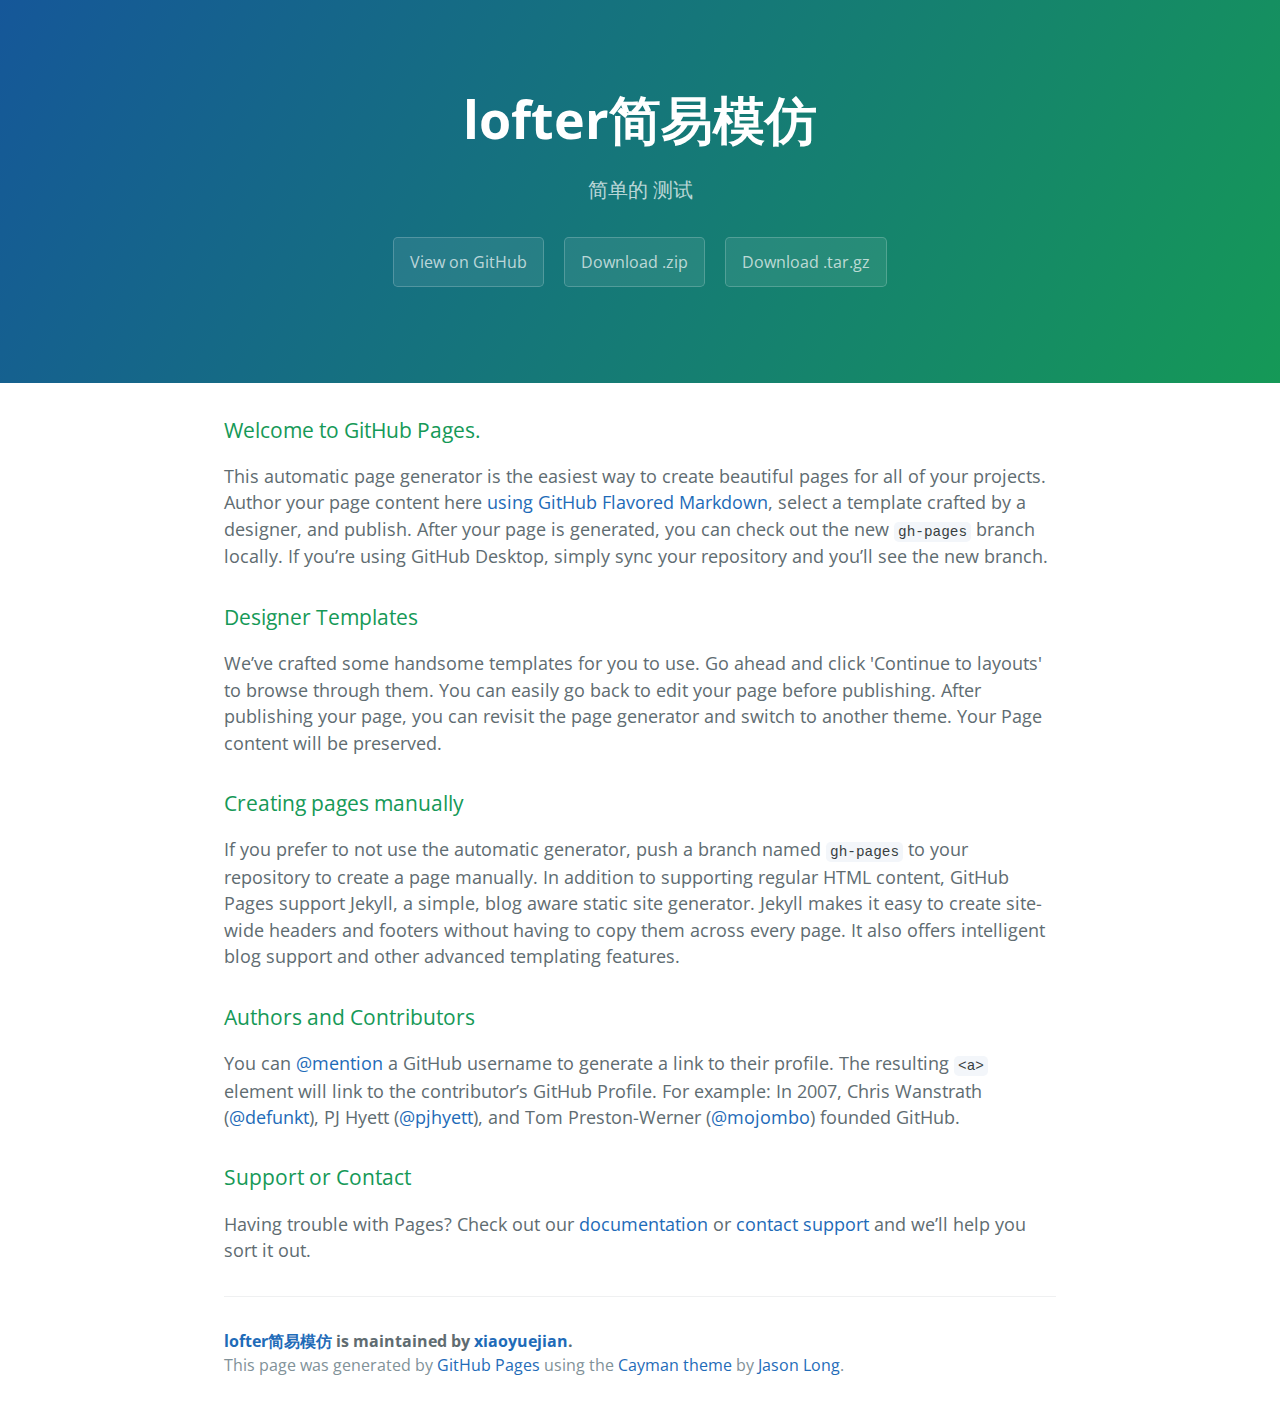
<file: index.html>
<!DOCTYPE html>
<html lang="en-us">
  <head>
    <meta charset="UTF-8">
    <title>lofter简易模仿 by xiaoyuejian</title>
    <meta name="viewport" content="width=device-width, initial-scale=1">
    <link rel="stylesheet" type="text/css" href="stylesheets/normalize.css" media="screen">
    <link href='https://fonts.googleapis.com/css?family=Open+Sans:400,700' rel='stylesheet' type='text/css'>
    <link rel="stylesheet" type="text/css" href="stylesheets/stylesheet.css" media="screen">
    <link rel="stylesheet" type="text/css" href="stylesheets/github-light.css" media="screen">
  </head>
  <body>
    <section class="page-header">
      <h1 class="project-name">lofter简易模仿</h1>
      <h2 class="project-tagline">简单的 测试</h2>
      <a href="https://github.com/xiaoyuejian/myLofter" class="btn">View on GitHub</a>
      <a href="https://github.com/xiaoyuejian/myLofter/zipball/master" class="btn">Download .zip</a>
      <a href="https://github.com/xiaoyuejian/myLofter/tarball/master" class="btn">Download .tar.gz</a>
    </section>

    <section class="main-content">
      <h3>
<a id="welcome-to-github-pages" class="anchor" href="#welcome-to-github-pages" aria-hidden="true"><span class="octicon octicon-link"></span></a>Welcome to GitHub Pages.</h3>

<p>This automatic page generator is the easiest way to create beautiful pages for all of your projects. Author your page content here <a href="https://guides.github.com/features/mastering-markdown/">using GitHub Flavored Markdown</a>, select a template crafted by a designer, and publish. After your page is generated, you can check out the new <code>gh-pages</code> branch locally. If you’re using GitHub Desktop, simply sync your repository and you’ll see the new branch.</p>

<h3>
<a id="designer-templates" class="anchor" href="#designer-templates" aria-hidden="true"><span class="octicon octicon-link"></span></a>Designer Templates</h3>

<p>We’ve crafted some handsome templates for you to use. Go ahead and click 'Continue to layouts' to browse through them. You can easily go back to edit your page before publishing. After publishing your page, you can revisit the page generator and switch to another theme. Your Page content will be preserved.</p>

<h3>
<a id="creating-pages-manually" class="anchor" href="#creating-pages-manually" aria-hidden="true"><span class="octicon octicon-link"></span></a>Creating pages manually</h3>

<p>If you prefer to not use the automatic generator, push a branch named <code>gh-pages</code> to your repository to create a page manually. In addition to supporting regular HTML content, GitHub Pages support Jekyll, a simple, blog aware static site generator. Jekyll makes it easy to create site-wide headers and footers without having to copy them across every page. It also offers intelligent blog support and other advanced templating features.</p>

<h3>
<a id="authors-and-contributors" class="anchor" href="#authors-and-contributors" aria-hidden="true"><span class="octicon octicon-link"></span></a>Authors and Contributors</h3>

<p>You can <a href="https://github.com/blog/821" class="user-mention">@mention</a> a GitHub username to generate a link to their profile. The resulting <code>&lt;a&gt;</code> element will link to the contributor’s GitHub Profile. For example: In 2007, Chris Wanstrath (<a href="https://github.com/defunkt" class="user-mention">@defunkt</a>), PJ Hyett (<a href="https://github.com/pjhyett" class="user-mention">@pjhyett</a>), and Tom Preston-Werner (<a href="https://github.com/mojombo" class="user-mention">@mojombo</a>) founded GitHub.</p>

<h3>
<a id="support-or-contact" class="anchor" href="#support-or-contact" aria-hidden="true"><span class="octicon octicon-link"></span></a>Support or Contact</h3>

<p>Having trouble with Pages? Check out our <a href="https://help.github.com/pages">documentation</a> or <a href="https://github.com/contact">contact support</a> and we’ll help you sort it out.</p>

      <footer class="site-footer">
        <span class="site-footer-owner"><a href="https://github.com/xiaoyuejian/myLofter">lofter简易模仿</a> is maintained by <a href="https://github.com/xiaoyuejian">xiaoyuejian</a>.</span>

        <span class="site-footer-credits">This page was generated by <a href="https://pages.github.com">GitHub Pages</a> using the <a href="https://github.com/jasonlong/cayman-theme">Cayman theme</a> by <a href="https://twitter.com/jasonlong">Jason Long</a>.</span>
      </footer>

    </section>

            <script type="text/javascript">
            var gaJsHost = (("https:" == document.location.protocol) ? "https://ssl." : "http://www.");
            document.write(unescape("%3Cscript src='" + gaJsHost + "google-analytics.com/ga.js' type='text/javascript'%3E%3C/script%3E"));
          </script>
          <script type="text/javascript">
            try {
              var pageTracker = _gat._getTracker("lofter简易模仿");
            pageTracker._trackPageview();
            } catch(err) {}
          </script>

  </body>
</html>
</file>
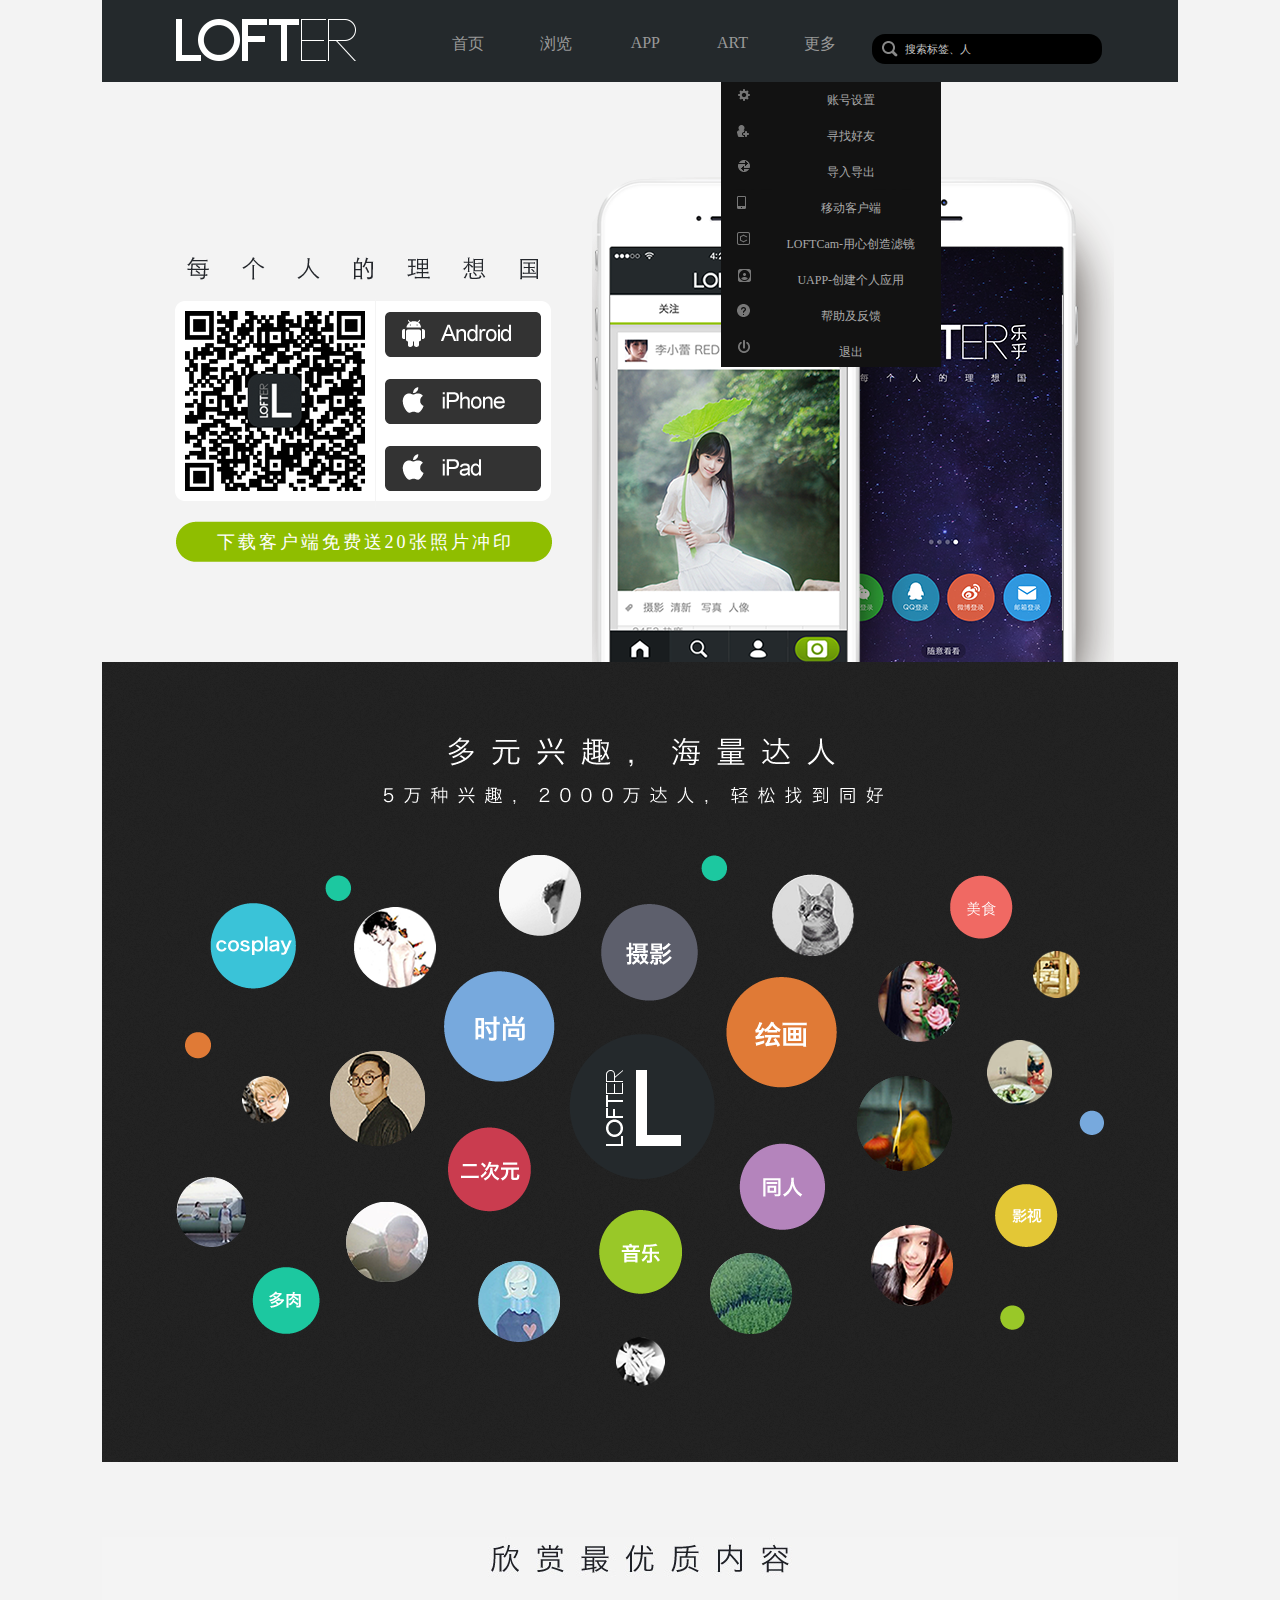
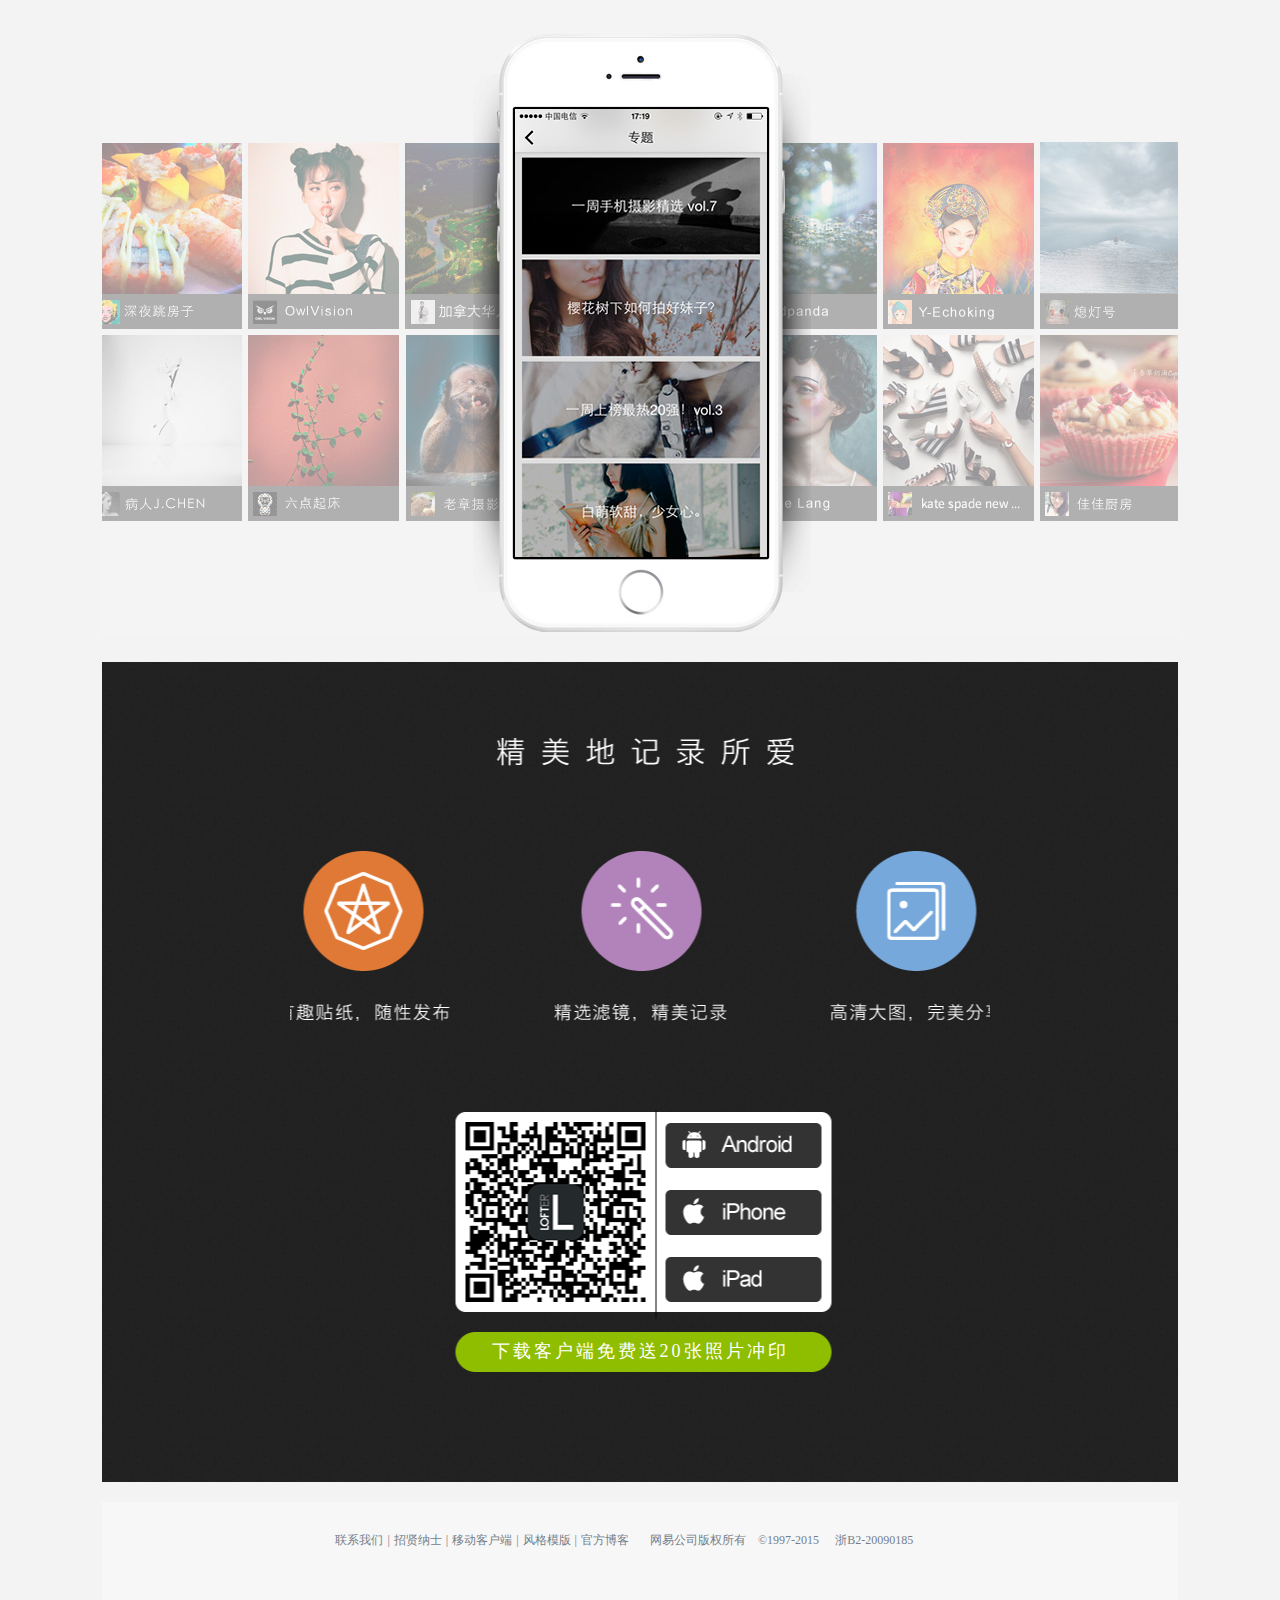
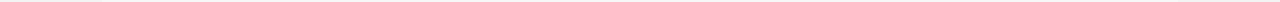
<file: app.html>
<!DOCTYPE html>
<html lang="en">
<head>
	<meta charset="UTF-8">
	<title>LOFTER(乐乎) - 每个人的理想国</title>
	<script  type="text/javascript">
	</script>
	<script src="jQuery/jquery-2.1.1.min.js"></script>
	<script type="text/javascript">
		var jq = $.noConflict();
		jq(document).ready(function(){	
		});
	</script>
	<link rel="stylesheet" type="text/css" href="style/main.css" />
	<link rel="stylesheet" type="text/css" href="style/app.css" />
	<link rel="stylesheet" type="text/css" href="style/lofter.css" />
</head>
<body>
<div id="container">
	<div id="page_top">
		<a id="page_top_logo" href="#"></a>
		<div id="page_top_nav">
			<div id="top_nav_mid">
				<a id="top_nav_shouye" href="#">首页</a>
				<a id="top_nav_liulan" href="./liulan.html">浏览</a>
				<a id="top_nav_app" href="./app.html">APP</a>
				<a id="top_nav_art"href="./art.html">ART</a>
				<a id="top_nav_gengduo" href="#">更多</a>
			</div>
			<div id="page_gengduo">
				<a class="gengduo_a" id="gengduo_01" href="#">账号设置</a>
				<a class="gengduo_a" id="gengduo_02" href="#">寻找好友</a>
				<a class="gengduo_a" id="gengduo_03" href="#">导入导出</a>
				<a class="gengduo_a" id="gengduo_04" href="#">移动客户端</a>
				<a class="gengduo_a" id="gengduo_05" href="#">LOFTCam-用心创造滤镜</a>
				<a class="gengduo_a" id="gengduo_06" href="#">UAPP-创建个人应用</a>
				<a class="gengduo_a" id="gengduo_07" href="#">帮助及反馈</a>
				<a class="gengduo_a" id="gengduo_08" href="#">退出</a>
			</div>
			<div id="nav_search">
				<form name="nav_sousuo" action="#">
					<a href="#"></a>
					<input type="text" value="搜索标签、人" />
				</form>
			</div>
		</div>
	</div>
	<div id="app_main">
		<div id="app_01">
			<div id="app_left">
				<a href="www.lofter.com/rsc/android/lofter.apk?act=qbapppageviewtj_20150114_04" class="btn_01"></a>
				<a href="https://itunes.apple.com/cn/app/id494514224?mt=8&act=qbapppageviewtj_20150114_02" class="btn_02"></a>
				<a href="https://itunes.apple.com/cn/app/lofter-wang-yi-qing-bo-ke/id629778124?act=qbapppageviewtj_20150114_03" class="btn_03"></a>
				<span class="btn_04">下载客户端免费送20张照片冲印</span>
			</div>
			<div id="app_right"></div>
		</div>
		<div class="app_img">
			<div id="app_02"></div>
		</div>
		<div id="app_03"></div>
		<div class="app_img">
			<div id="app_04">
				<a href="www.lofter.com/rsc/android/lofter.apk?act=qbapppageviewtj_20150114_04" class="btn_01"></a>
				<a href="https://itunes.apple.com/cn/app/id494514224?mt=8&act=qbapppageviewtj_20150114_02" class="btn_02"></a>
				<a href="https://itunes.apple.com/cn/app/lofter-wang-yi-qing-bo-ke/id629778124?act=qbapppageviewtj_20150114_03" class="btn_03"></a>
				<span class="btn_04">下载客户端免费送20张照片冲印</span>
			</div>
		</div>
	</div>
	<div id="foot">
		<div id="foot_left">
			<a href="#" target="_blank">联系我们</a>
			<span>|</span>
			<a href="#" target="_blank">招贤纳士</a>
			<span>|</span>
			<a href="#" target="_blank">移动客户端</a>
			<span>|</span>
			<a href="#" target="_blank">风格模版</a>
			<span>|</span>
			<a href="#" target="_blank">官方博客</a>
		</div>
		<div id="foot_right">
			<span>网易公司版权所有　©1997-2015　</span>
			<a href="#" target="_blank">浙B2-20090185</a>
		</div>
	</div>
</div>
</body>

</html>
</file>
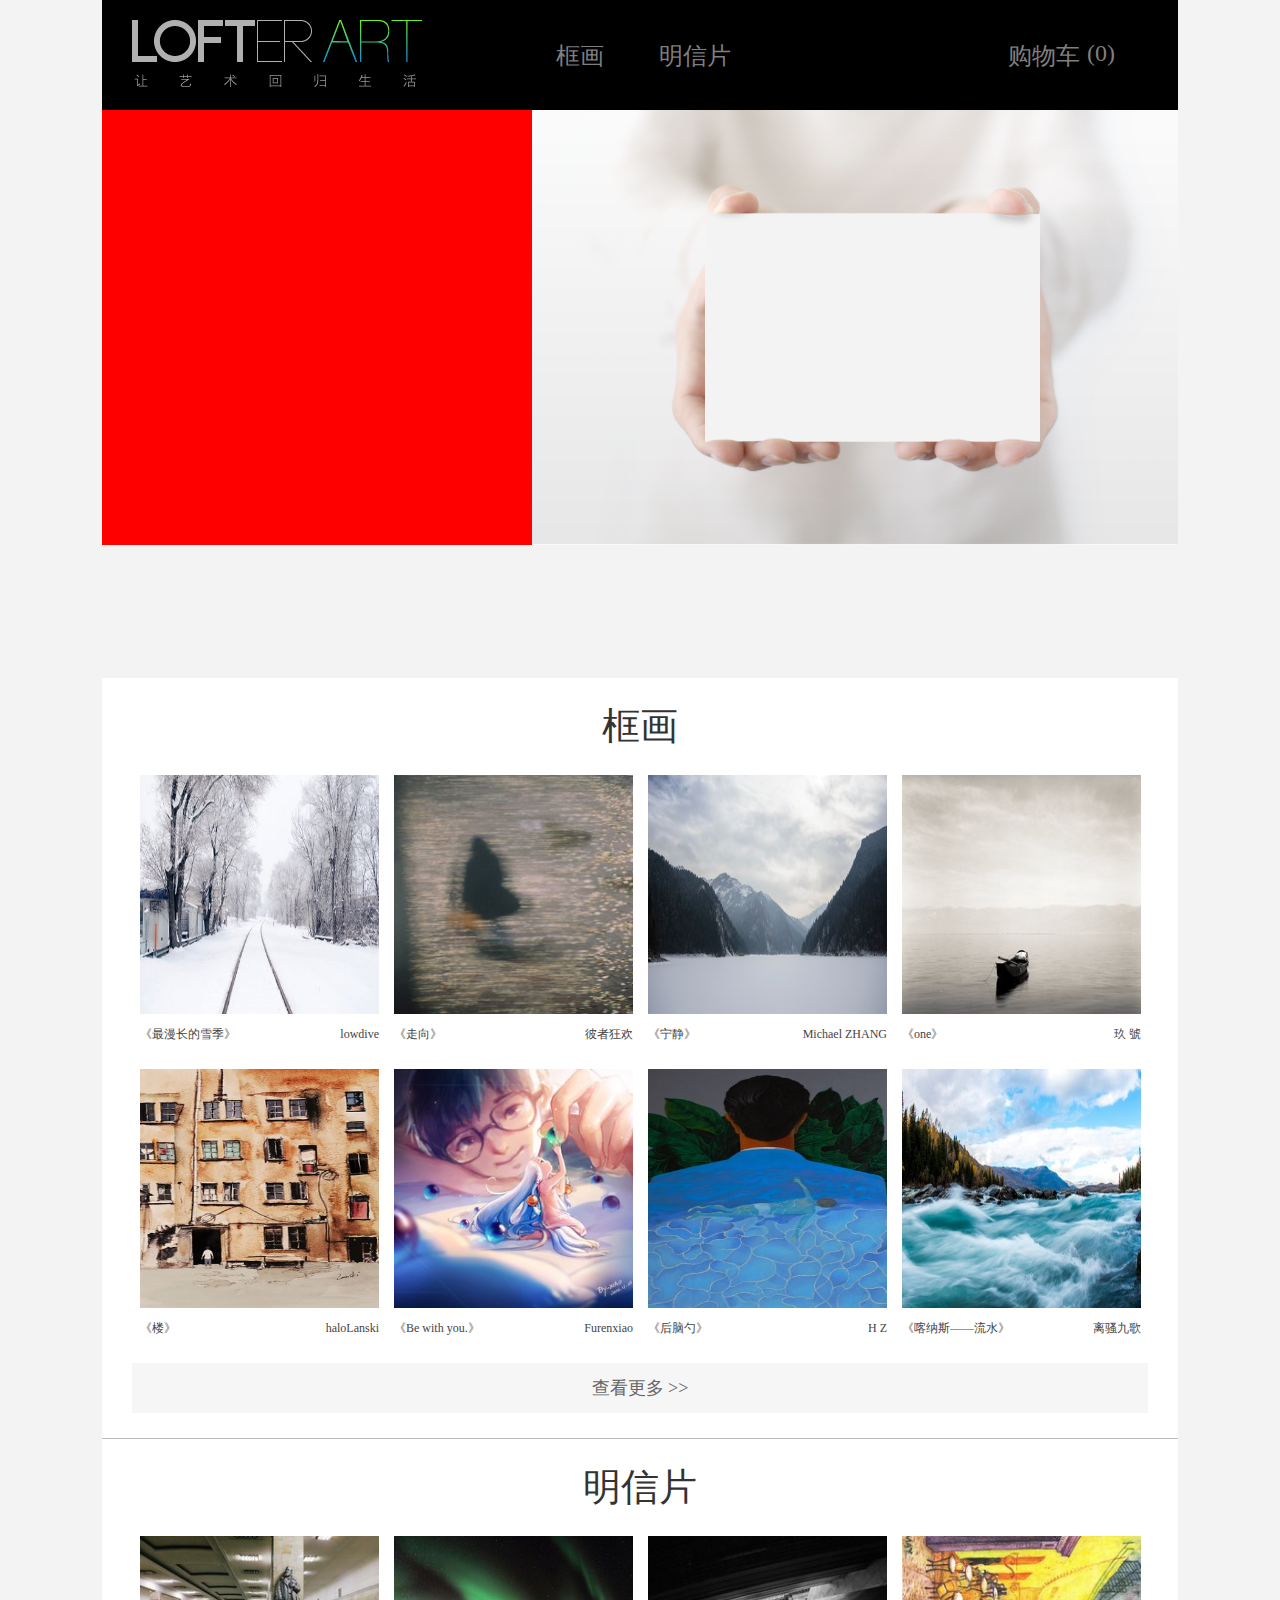
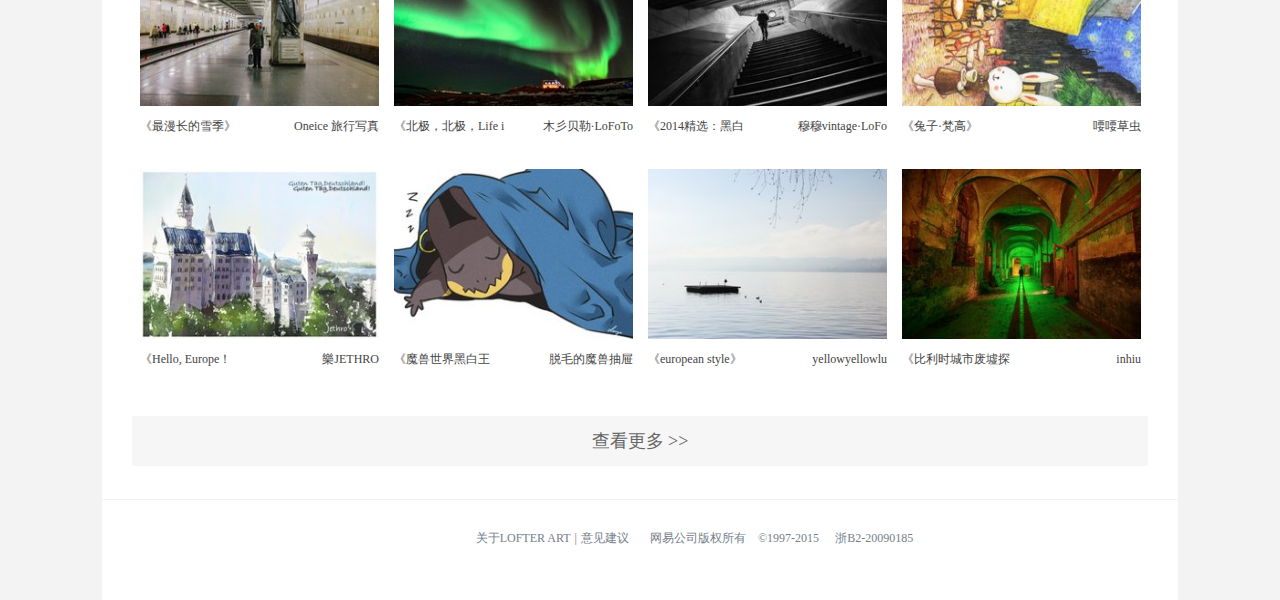
<file: art.html>
<!DOCTYPE html>
<html lang="en">
<head>
	<meta charset="UTF-8">
	<title>LOFTER(乐乎) - 每个人的理想国</title>
	<script  type="text/javascript">
	</script>
	<script src="jQuery/jquery-2.1.1.min.js"></script>
	<script type="text/javascript">
		var jq = $.noConflict();
		jq(document).ready(function(){	
		});
	</script>
	<link rel="stylesheet" type="text/css" href="style/main.css" />
	<link rel="stylesheet" type="text/css" href="style/art.css" />
	<link rel="stylesheet" type="text/css" href="style/lofter.css" />
</head>
<body>
<div id="container">
	<div id="art_top">
		<a id="art_top_logo" href="#"></a>
		<div id="art_top_nav">
			<div class="art_nav_mid">
				<a class="art_nav" href="#">框画</a>
				<a class="art_nav" href="#">明信片</a>
			</div>
			<div class="art_nav_right">
				<a class="art_nav" id="art_nav_gouwuche" href="#">购物车
					<span id="gouwuche_num">(0)</span>
				</a>
			</div>
		</div>
	</div>
	<div class="art_canv">
		<div class="art_canv_left"></div>
		<div class="art_canv_right"></div>
	</div>
	<div id="art_main">
		<div class="art_main_div">
			<div class="art_main_title">
				<h1>框画</h1>
			</div>
			<div class="art_main_con_kuanghua">
				<div class="art_con_kuanghua">
					<a class="art_con_img_kuanghua" id="art_con_img_1" href="#"></a>
					<a class="art_con_zuopin" id="kuanghua_zuopin_1" href="#">《最漫长的雪季》</a>
					<a class="art_con_author" id="kuanghua_author_1"  href="#">lowdive</a>
				</div>
				<div class="art_con_kuanghua">
					<a class="art_con_img_kuanghua" id="art_con_img_2" href="#"></a>
					<a class="art_con_zuopin" id="kuanghua_zuopin_2" href="#">《走向》</a>
					<a class="art_con_author" id="kuanghua_author_2"  href="#">彼者狂欢</a>
				</div>
				<div class="art_con_kuanghua">
					<a class="art_con_img_kuanghua" id="art_con_img_3" href="#"></a>
					<a class="art_con_zuopin" id="kuanghua_zuopin_3" href="#">《宁静》</a>
					<a class="art_con_author" id="kuanghua_author_3"  href="#">Michael ZHANG</a>
				</div>
				<div class="art_con_kuanghua">
					<a class="art_con_img_kuanghua" id="art_con_img_4" href="#"></a>
					<a class="art_con_zuopin" id="kuanghua_zuopin_4" href="#">《one》</a>
					<a class="art_con_author" id="kuanghua_author_4"  href="#">玖 號</a>
				</div>
				<div class="art_con_kuanghua">
					<a class="art_con_img_kuanghua" id="art_con_img_5" href="#"></a>
					<a class="art_con_zuopin" id="kuanghua_zuopin_5" href="#">《楼》</a>
					<a class="art_con_author" id="kuanghua_author_5"  href="#">haloLanski</a>
				</div>
				<div class="art_con_kuanghua">
					<a class="art_con_img_kuanghua" id="art_con_img_6" href="#"></a>
					<a class="art_con_zuopin" id="kuanghua_zuopin_6" href="#">《Be with you.》</a>
					<a class="art_con_author" id="kuanghua_author_6"  href="#">Furenxiao</a>
				</div>
				<div class="art_con_kuanghua">
					<a class="art_con_img_kuanghua" id="art_con_img_7" href="#"></a>
					<a class="art_con_zuopin" id="kuanghua_zuopin_7" href="#">《后脑勺》</a>
					<a class="art_con_author" id="kuanghua_author_7"  href="#">H Z</a>
				</div>
				<div class="art_con_kuanghua">
					<a class="art_con_img_kuanghua" id="art_con_img_8" href="#"></a>
					<a class="art_con_zuopin" id="kuanghua_zuopin_8" href="#">《喀纳斯——流水》</a>
					<a class="art_con_author" id="kuanghua_author_8"  href="#">离骚九歌</a>
				</div>
			</div>
			<div class="art_main_other">
				<a  class="art_other_a" href="#">查看更多 &gt;&gt;</a>
			</div>
		</div>
		<div class="art_main_div_card">
			<div class="art_main_title">
				<h1>明信片</h1>
			</div>
			<div class="art_main_con">
				<div class="art_con">
					<a class="art_con_img" id="art_con_img_01" href="#"></a>
					<a class="art_con_zuopin" id="card_zuopin_01" href="#">《最漫长的雪季》</a>
					<a class="art_con_author" id="card_author_01"  href="#">Oneice 旅行写真</a>
				</div>
				<div class="art_con">
					<a class="art_con_img" id="art_con_img_02" href="#"></a>
					<a class="art_con_zuopin" id="card_zuopin_02" href="#">《北极，北极，Life i</a>
					<a class="art_con_author" id="card_author_02"  href="#">木彡贝勒·LoFoTo</a>
				</div>
				<div class="art_con">
					<a class="art_con_img" id="art_con_img_03" href="#"></a>
					<a class="art_con_zuopin" id="card_zuopin_03" href="#">《2014精选：黑白 </a>
					<a class="art_con_author" id="card_author_03"  href="#">穆穆vintage·LoFo</a>
				</div>
				<div class="art_con">
					<a class="art_con_img" id="art_con_img_04" href="#"></a>
					<a class="art_con_zuopin" id="card_zuopin_04" href="#">《兔子·梵高》</a>
					<a class="art_con_author" id="card_author_04"  href="#">喓喓草虫</a>
				</div>
				<div class="art_con">
					<a class="art_con_img" id="art_con_img_05" href="#"></a>
					<a class="art_con_zuopin" id="card_zuopin_05" href="#">《Hello, Europe！</a>
					<a class="art_con_author" id="card_author_05"  href="#">樂JETHRO</a>
				</div>
				<div class="art_con">
					<a class="art_con_img" id="art_con_img_06" href="#"></a>
					<a class="art_con_zuopin" id="card_zuopin_06" href="#">《魔兽世界黑白王</a>
					<a class="art_con_author" id="card_author_06"  href="#">脱毛的魔兽抽屉</a>
				</div>
				<div class="art_con">
					<a class="art_con_img" id="art_con_img_07" href="#"></a>
					<a class="art_con_zuopin" id="card_zuopin_07" href="#">《european style》</a>
					<a class="art_con_author" id="card_author_07"  href="#">yellowyellowlu</a>
				</div>
				<div class="art_con">
					<a class="art_con_img" id="art_con_img_08" href="#"></a>
					<a class="art_con_zuopin" id="card_zuopin_08" href="#">《比利时城市废墟探</a>
					<a class="art_con_author" id="card_author_08"  href="#">inhiu</a>
				</div>
			</div>
			<div class="art_main_other">
				<a  class="art_other_a" href="#">查看更多 &gt;&gt;</a>
			</div>
		</div>
	</div>
	<div id="art_foot">
		<div id="art_foot_left">
			<a href="#" target="_blank">关于LOFTER ART</a>
			<span>|</span>
			<a href="#" target="_blank">意见建议</a>
		</div>
		<div id="art_foot_right">
			<span>网易公司版权所有　©1997-2015　</span>
			<a href="#" target="_blank">浙B2-20090185</a>
		</div>
	</div>
</div>
</body>

</html>
</file>
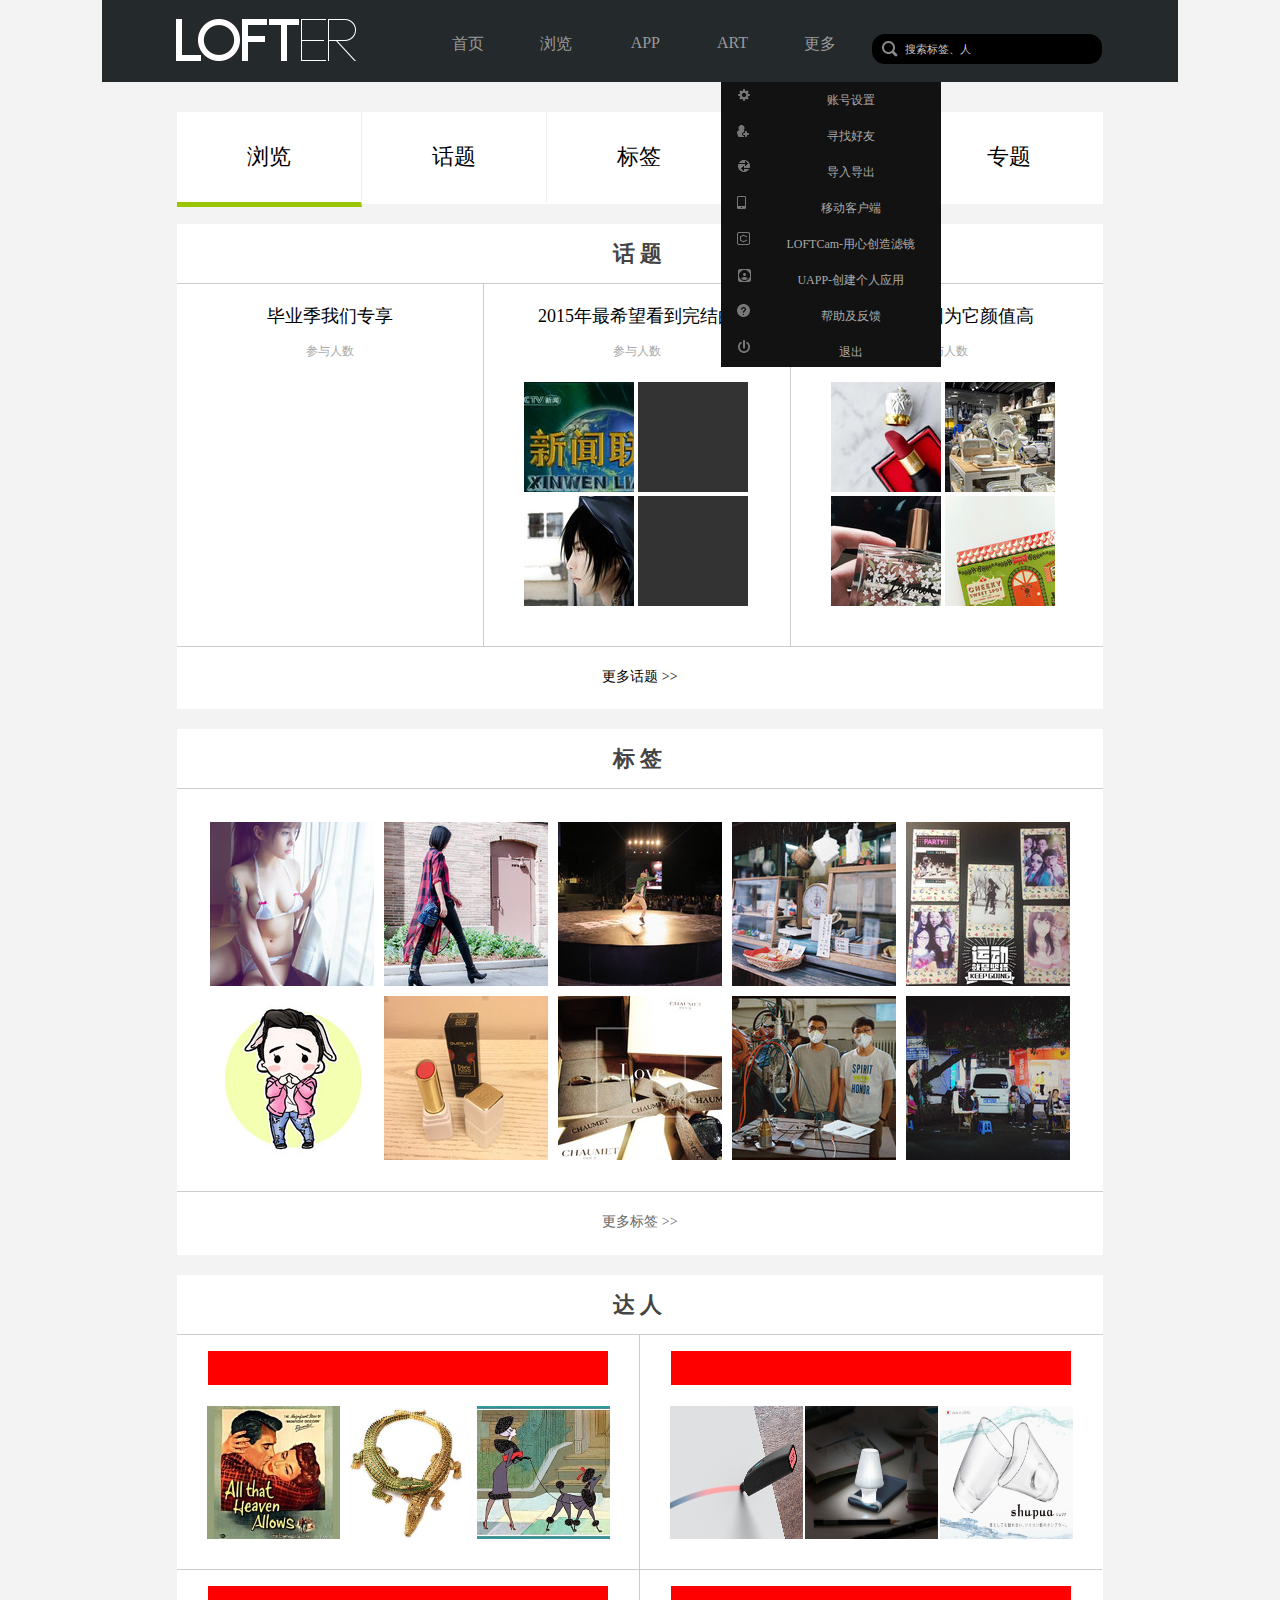
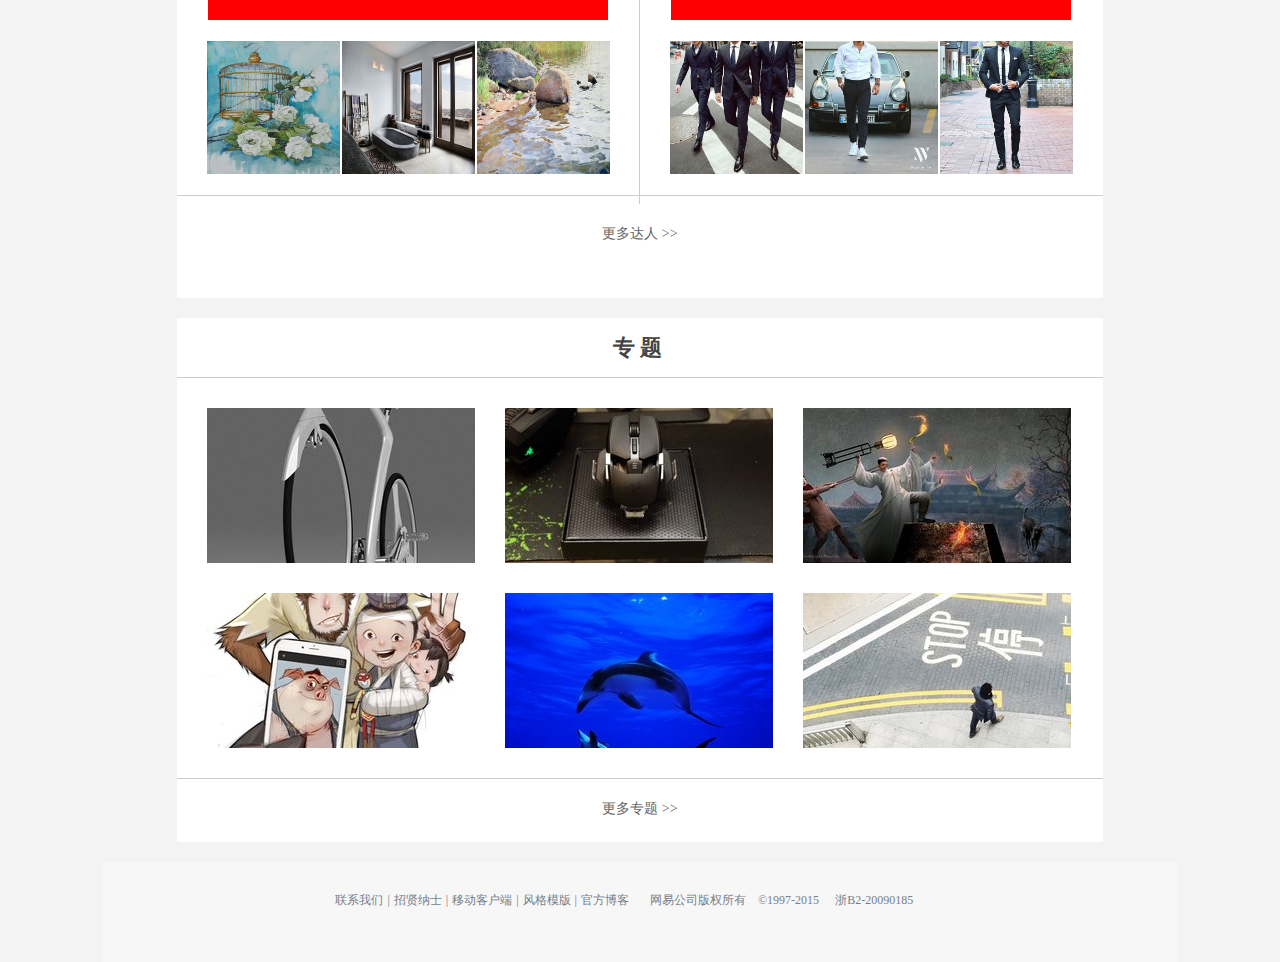
<file: liulan.html>
<!DOCTYPE html>
<html lang="en">
<head>
	<meta charset="UTF-8">
	<title>LOFTER(乐乎) - 每个人的理想国</title>
	<script  type="text/javascript">
	</script>
	<script src="jQuery/jquery-2.1.1.min.js"></script>
	<script type="text/javascript">
		var jq = $.noConflict();
		jq(document).ready(function(){	
		});
	</script>
	<link rel="stylesheet" type="text/css" href="style/main.css" />
	<link rel="stylesheet" type="text/css" href="style/lofter.css" />
	<link rel="stylesheet" type="text/css" href="style/liulan.css" />
</head>
<body>
<div id="container">
	<div id="page_top">
		<a id="page_top_logo" href="#"></a>
		<div id="page_top_nav">
			<div id="top_nav_mid">
				<a id="top_nav_shouye" href="#">首页</a>
				<a id="top_nav_liulan" href="./liulan.html">浏览</a>
				<a id="top_nav_app" href="./app.html">APP</a>
				<a id="top_nav_art"href="./art.html">ART</a>
				<a id="top_nav_gengduo" href="#">更多</a>
			</div>
			<div id="page_gengduo">
				<a class="gengduo_a" id="gengduo_01" href="#">账号设置</a>
				<a class="gengduo_a" id="gengduo_02" href="#">寻找好友</a>
				<a class="gengduo_a" id="gengduo_03" href="#">导入导出</a>
				<a class="gengduo_a" id="gengduo_04" href="#">移动客户端</a>
				<a class="gengduo_a" id="gengduo_05" href="#">LOFTCam-用心创造滤镜</a>
				<a class="gengduo_a" id="gengduo_06" href="#">UAPP-创建个人应用</a>
				<a class="gengduo_a" id="gengduo_07" href="#">帮助及反馈</a>
				<a class="gengduo_a" id="gengduo_08" href="#">退出</a>
			</div>
			<div id="nav_search">
				<form name="nav_sousuo" action="#">
					<a href="#"></a>
					<input type="text" value="搜索标签、人" />
				</form>
			</div>
		</div>
	</div>
	<div id="liulan_nav">
		<ul>
			<li id="liulan_nav_liulan"><a href="#">浏览</a></li>
			<li id="liulan_nav_huati"><a href="#">话题</a></li>
			<li id="liulan_nav_biaoqian"><a href="#">标签</a></li>
			<li id="liulan_nav_daren"><a href="#">达人</a></li>
			<li id="liulan_nav_zhuanti"><a href="#">专题</a></li>
		</ul>
	</div>
	<div id="liulan_main">
		<div id="main_liulan">
			<div class="main_title">
				<h1>话题</h1>
			</div>
			<div class="main_content">
				<div class="main_con_huati" id="huati_con_01">
					<a href="#"><h2 class="con_huati_title">毕业季我们专享</h2></a>
					<span class="con_huati_num">参与人数</span>
				</div>
				<div class="main_con_huati" id="huati_con_02">
					<a href="#"><h2 class="con_huati_title">2015年最希望看到完结的</h2></a>
					<span class="con_huati_num">参与人数</span>
					<a href="#" class="huati_con_img"  id="huati_img_101"></a>
					<a href="#" class="huati_con_img"  id="huati_img_102"></a>
					<a href="#" class="huati_con_img"  id="huati_img_103"></a>
					<a href="#" class="huati_con_img"  id="huati_img_104"></a>

				</div>
				<div class="main_con_huati" id="huati_con_03">
					<a href="#"><h2 class="con_huati_title">买它！就因为它颜值高</h2></a>
					<span class="con_huati_num">参与人数</span>
					<a href="#" class="huati_con_img"  id="huati_img_201"></a>
					<a href="#" class="huati_con_img"  id="huati_img_202"></a>
					<a href="#" class="huati_con_img"  id="huati_img_203"></a>
					<a href="#" class="huati_con_img"  id="huati_img_204"></a>
				</div>
			</div>
			<div class="main_other">
				<a href="#">更多话题  &gt;&gt;</a>
			</div>
		</div>
		<div id="main_biaoqian">
			<div class="main_title">
				<h1>标签</h1>
			</div>
			<div class="main_content">
				<a class="main_con_biaoqian" id="biaoqian_con_01"></a>
				<a class="main_con_biaoqian" id="biaoqian_con_02"></a>
				<a class="main_con_biaoqian" id="biaoqian_con_03"></a>
				<a class="main_con_biaoqian" id="biaoqian_con_04"></a>
				<a class="main_con_biaoqian" id="biaoqian_con_05"></a>
				<a class="main_con_biaoqian" id="biaoqian_con_06"></a>
				<a class="main_con_biaoqian" id="biaoqian_con_07"></a>
				<a class="main_con_biaoqian" id="biaoqian_con_08"></a>
				<a class="main_con_biaoqian" id="biaoqian_con_09"></a>
				<a class="main_con_biaoqian" id="biaoqian_con_10"></a>
			</div>
			<div class="main_other">
				<a href="#">更多标签  &gt;&gt;</a>
			</div>
		</div>
		<div id="main_daren">
				<div class="main_title">
				<h1>达人</h1>
			</div>
			<div class="main_content">
				<div class="main_con_daren" id="daren_con_01">
					<div class="con_top">
						<div class="con_top_user"></div>
						<div class="con_top_name"></div>
						<div class="con_top_guanzhu"></div>
					</div>
					<div class="con_img">
						<a class="con_img_class" id="con_img_101"></a>
						<a class="con_img_class" id="con_img_102"></a>
						<a class="con_img_class" id="con_img_103"></a>
					</div>
				</div>
				<div class="main_con_daren" id="daren_con_02">
					<div class="con_top">
						<div class="con_top_user"></div>
						<div class="con_top_name"></div>
						<div class="con_top_guanzhu"></div>
					</div>
					<div class="con_img">
						<a class="con_img_class" id="con_img_201"></a>
						<a class="con_img_class" id="con_img_202"></a>
						<a class="con_img_class" id="con_img_203"></a>
					</div>
				</div>
				<div class="main_con_daren" id="daren_con_03">
					<div class="con_top">
						<div class="con_top_user"></div>
						<div class="con_top_name"></div>
						<div class="con_top_guanzhu"></div>
					</div>
					<div class="con_img">
						<a class="con_img_class" id="con_img_301"></a>
						<a class="con_img_class" id="con_img_302"></a>
						<a class="con_img_class" id="con_img_303"></a>
					</div>
				</div>
				<div class="main_con_daren" id="daren_con_04">
					<div class="con_top">
						<div class="con_top_user"></div>
						<div class="con_top_name"></div>
						<div class="con_top_guanzhu"></div>
					</div>
					<div class="con_img">
						<a class="con_img_class" id="con_img_401"></a>
						<a class="con_img_class" id="con_img_402"></a>
						<a class="con_img_class" id="con_img_403"></a>
					</div>
				</div>
			</div>
			<div class="main_other">
				<a href="#">更多达人  &gt;&gt;</a>
			</div>
		</div>
		<div id="main_zhuanti">
			<div class="main_title">
				<h1>专题</h1>
			</div>
			<div class="main_content">
				<a href="#" class="main_con_zhuanti" id="zhuanti_con_01"></a>
				<a href="#" class="main_con_zhuanti" id="zhuanti_con_02"></a>
				<a href="#" class="main_con_zhuanti" id="zhuanti_con_03"></a>
				<a href="#" class="main_con_zhuanti" id="zhuanti_con_04"></a>
				<a href="#" class="main_con_zhuanti" id="zhuanti_con_05"></a>
				<a href="#" class="main_con_zhuanti" id="zhuanti_con_06"></a>
			</div>
			<div class="main_other">
				<a href="#">更多专题  &gt;&gt;</a>
			</div>
		</div>
	</div>
	<div id="foot">
		<div id="foot_left">
			<a href="#" target="_blank">联系我们</a>
			<span>|</span>
			<a href="#" target="_blank">招贤纳士</a>
			<span>|</span>
			<a href="#" target="_blank">移动客户端</a>
			<span>|</span>
			<a href="#" target="_blank">风格模版</a>
			<span>|</span>
			<a href="#" target="_blank">官方博客</a>
		</div>
		<div id="foot_right">
			<span>网易公司版权所有　©1997-2015　</span>
			<a href="#" target="_blank">浙B2-20090185</a>
		</div>
	</div>
</div>
</body>

</html>
</file>
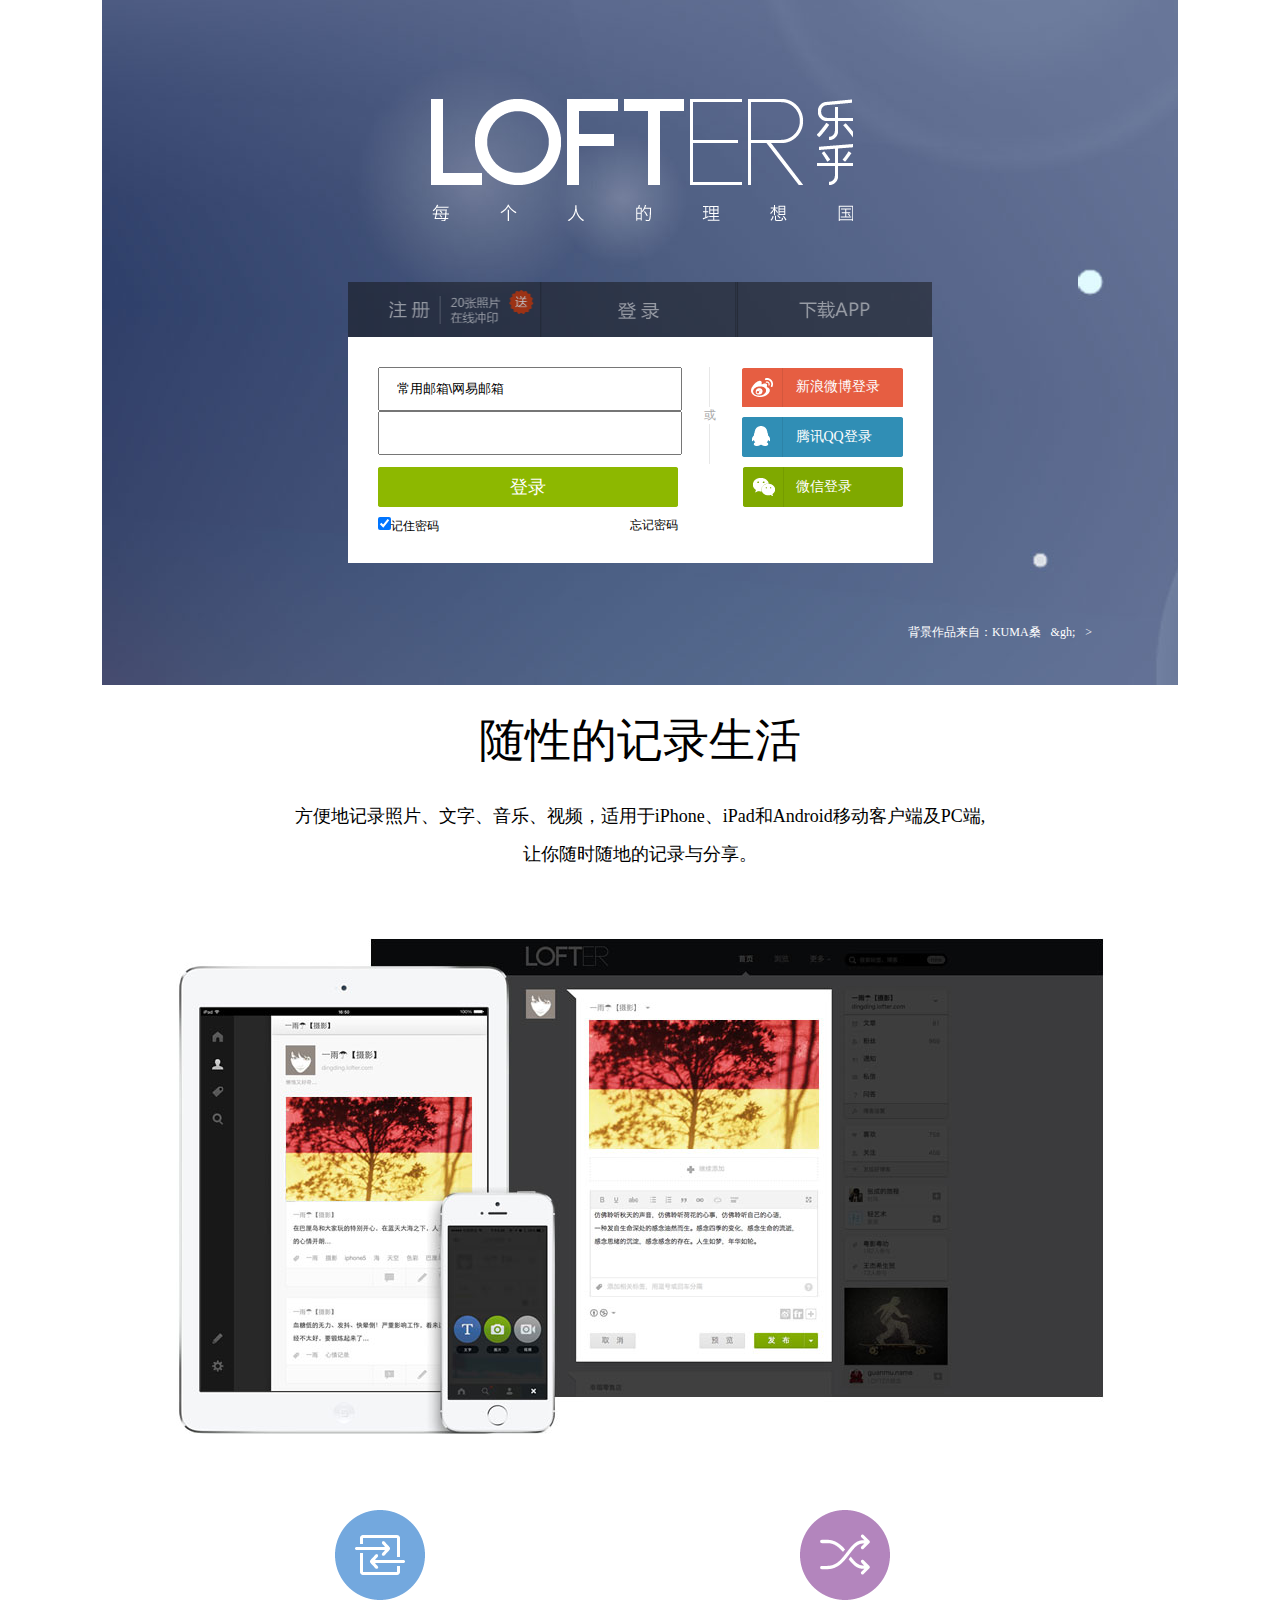
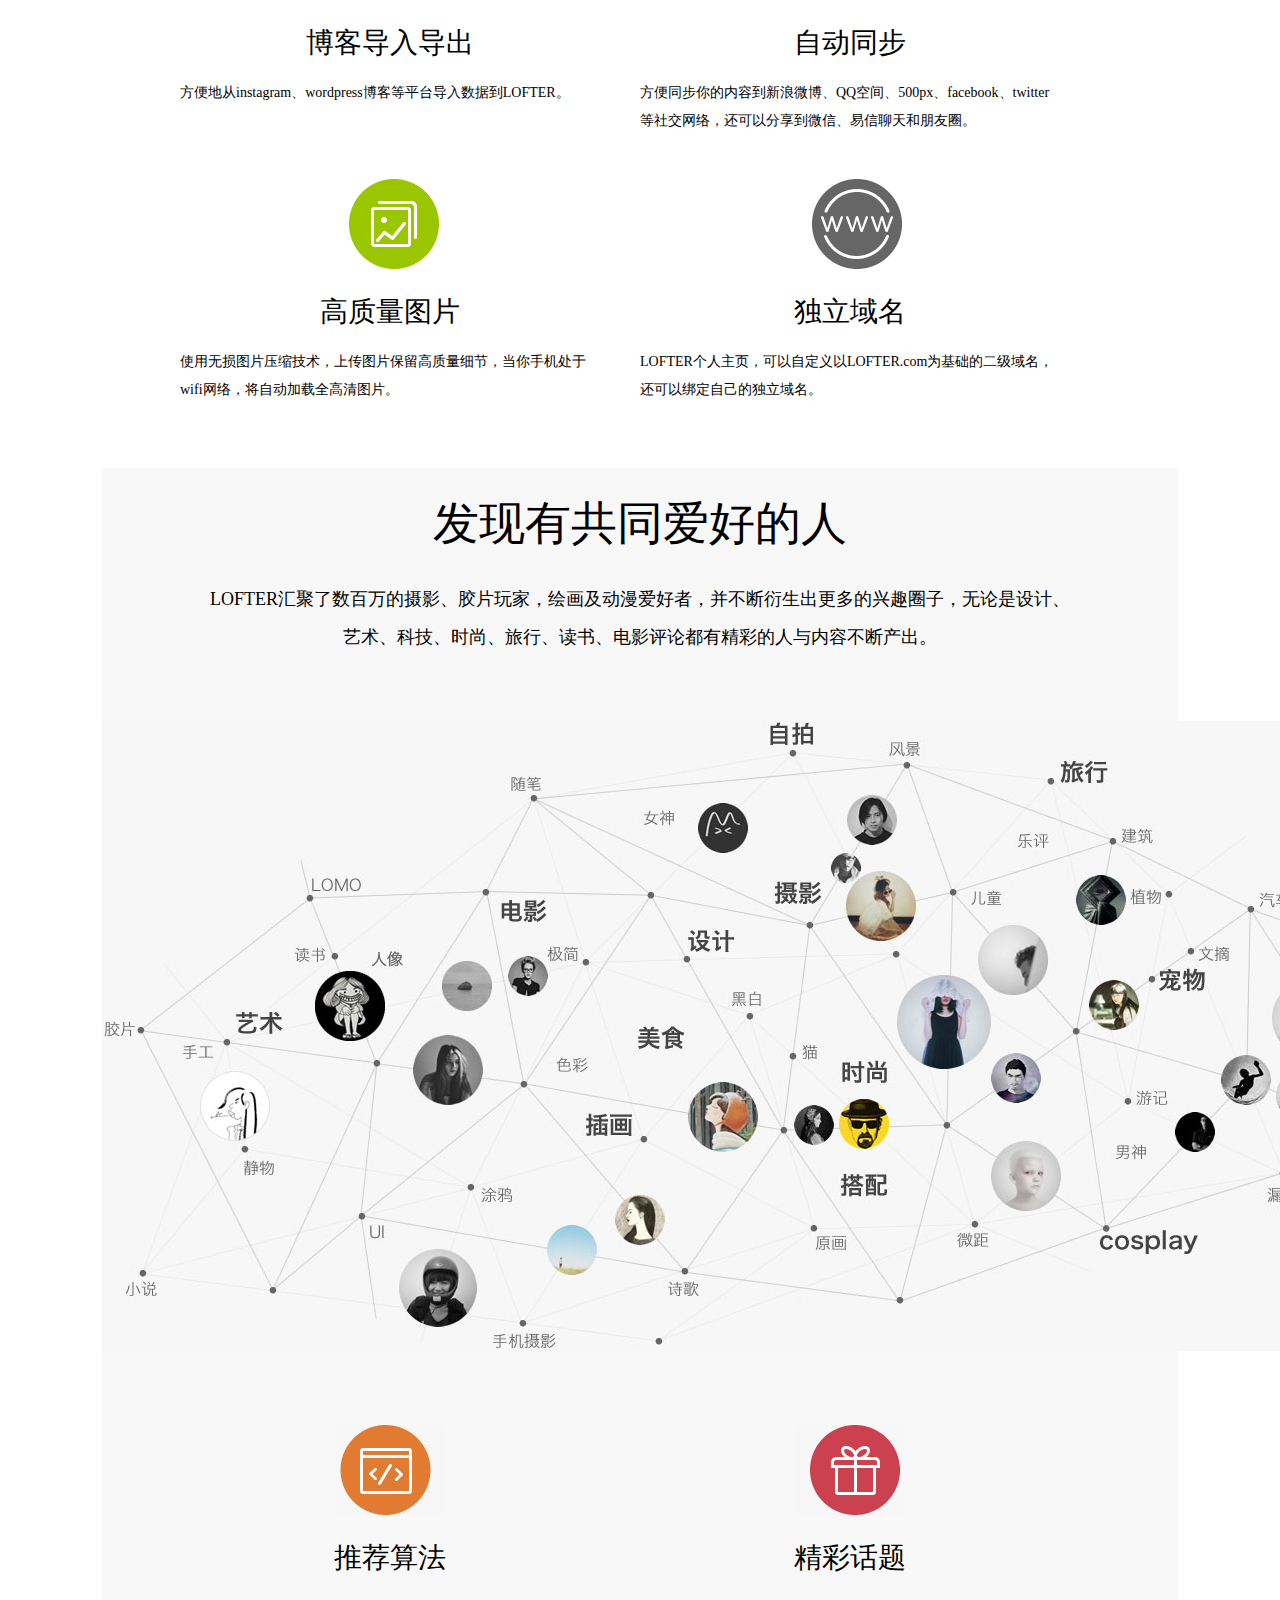
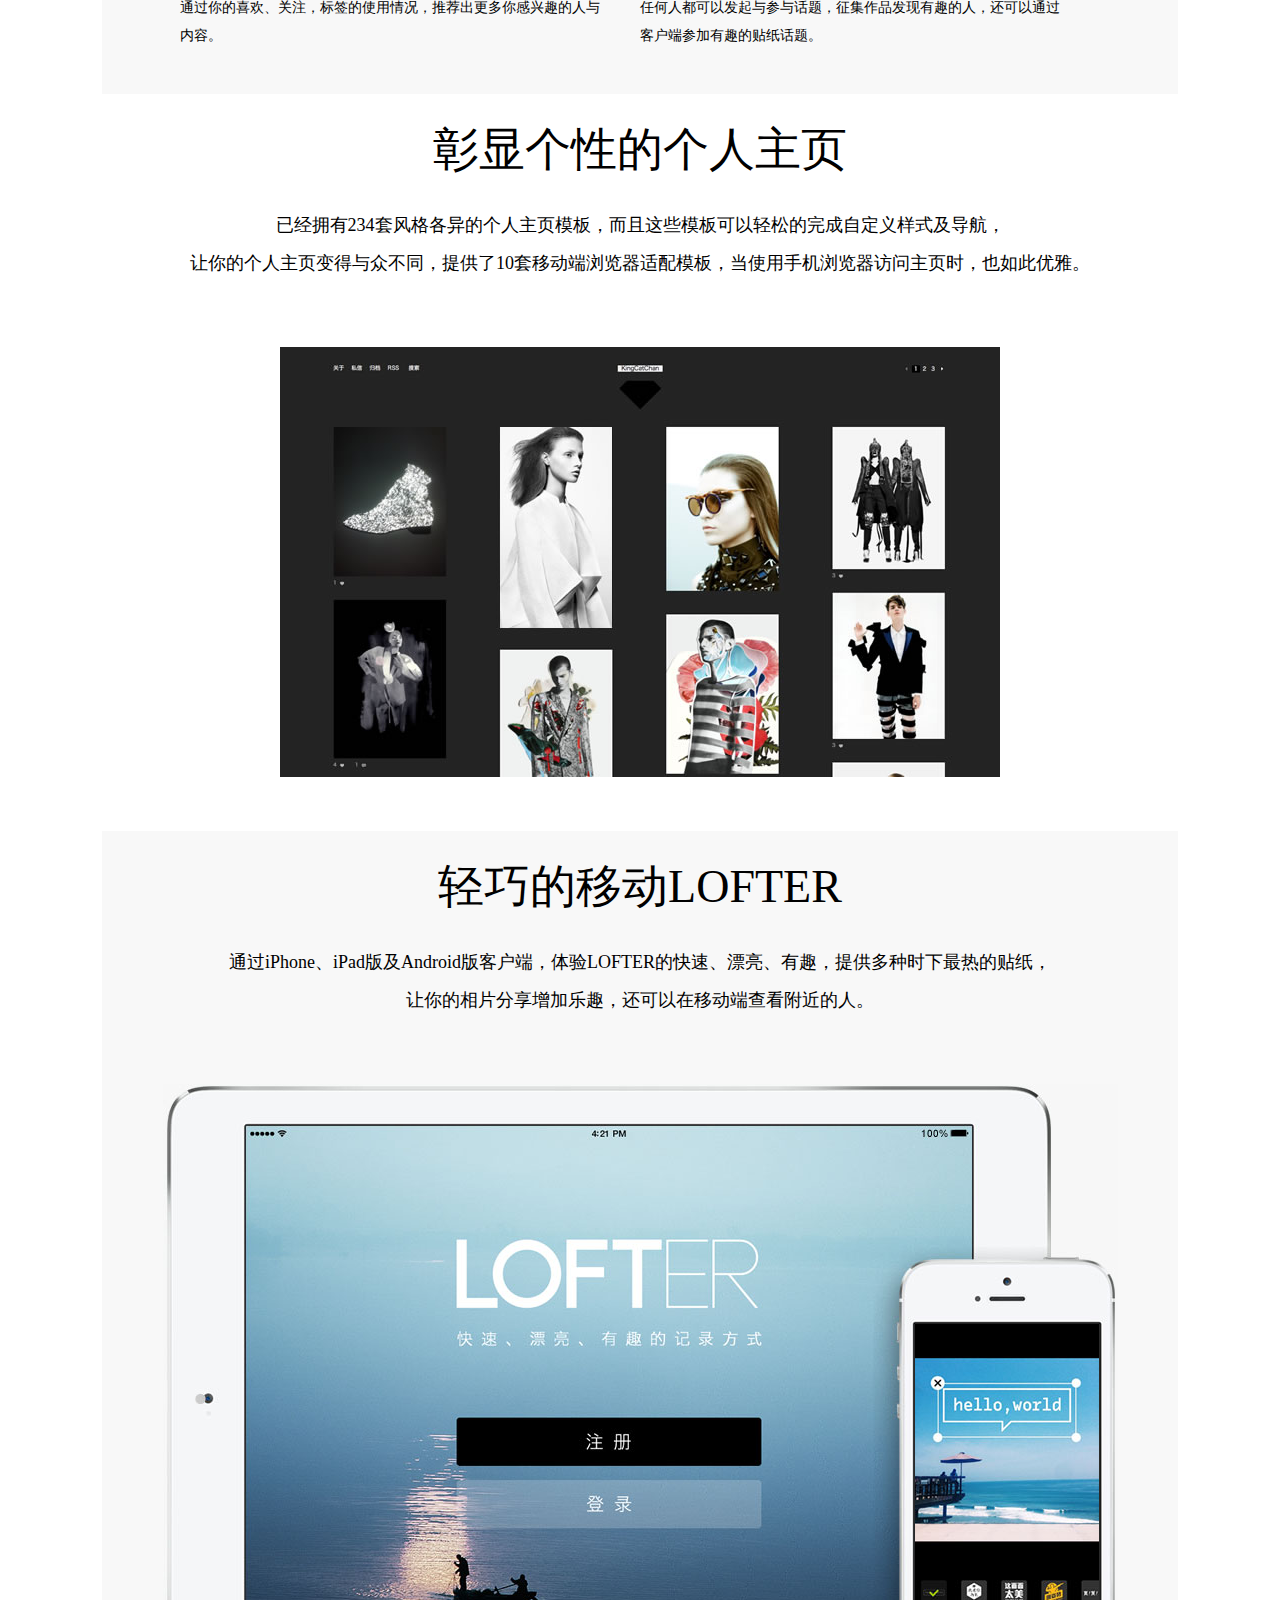
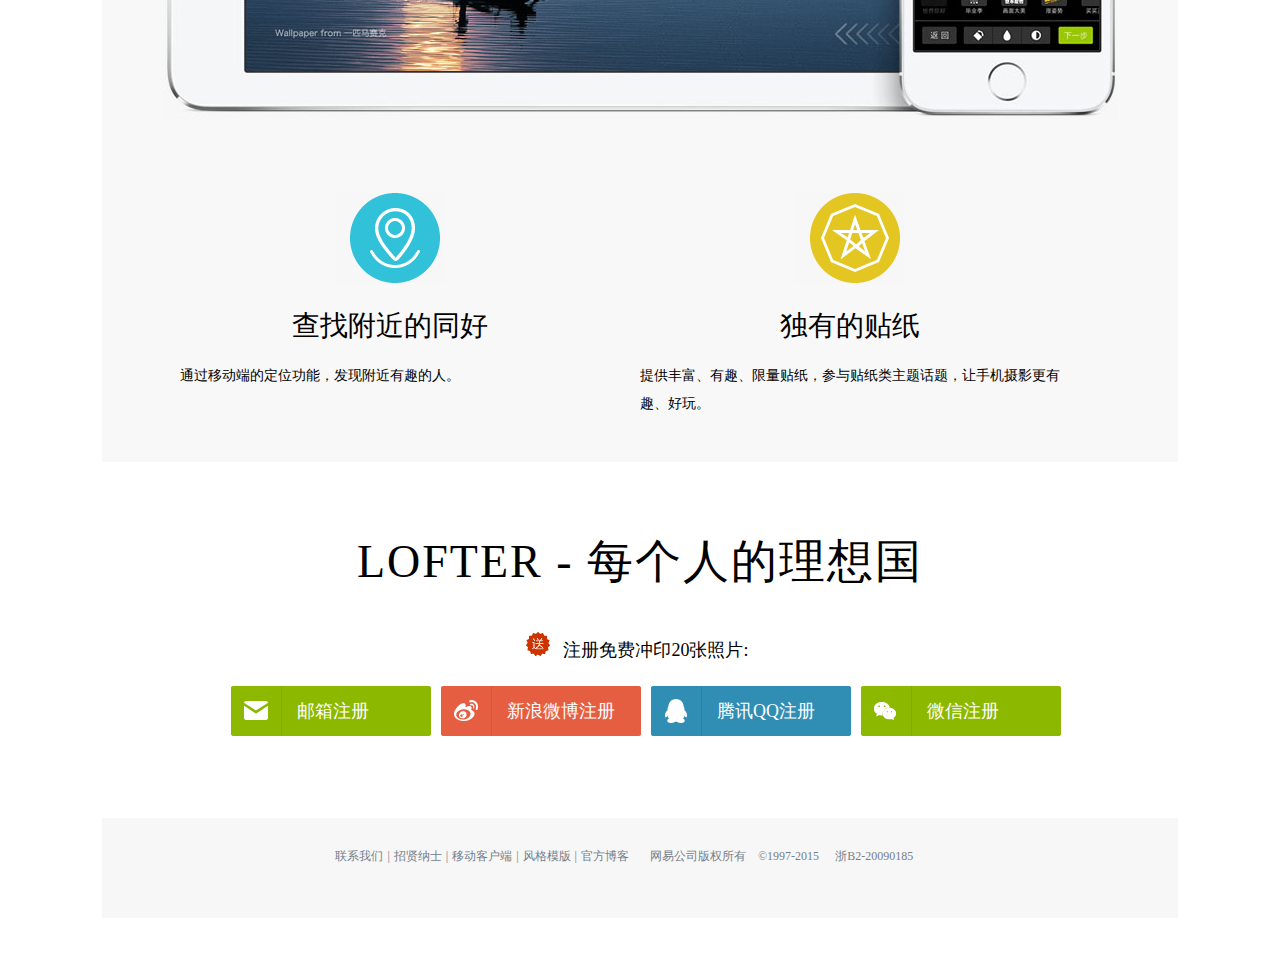
<file: lofter.html>
<!DOCTYPE html>
<html lang="en">
<head>
	<meta charset="UTF-8">
	<title>LOFTER(乐乎) - 每个人的理想国</title>
	<script  type="text/javascript">
	function toVaild(){
		var val = document.getElementById("text_usermail").value;
		var email_length= document.getElementById("text_usermail").value.length;
		/*长度限制*/
		/*
		if(email_length>30){
 			 alert("不能超过30个字符！");
			 return false;
 		}else if(email_length<=0){
 			alert("登录邮箱不能为空！");
 			return false;
 		}else{
 			alert("长度范围正确！");
 		}*/
 		/email验证*/
 		if(val.search(/^\w+((-\w+)|(\.\w+))*\@[A-Za-z0-9]+((\.|-)[A-Za-z0-9]+)*\.[A-Za-z0-9]+$/) != -1)
 		{
			alert("邮箱格式正确！");	
		}else{
			alert("邮箱格式错误！");
		}
 	}
	</script>
	<script src="jQuery/jquery-2.1.1.min.js"></script>
	<script type="text/javascript">
		var jq = $.noConflict();
		jq(document).ready(function(){
			jq("#top").mouseover(function(){
				jq("#tanchu").fadeOut();
			});
			jq("#login").mouseover(function(){
				jq("#tanchu").fadeOut();
			});
			jq("#main").mouseover(function(){
				jq("#tanchu").fadeIn();
			});
  			jq("#zhuce").mouseover(function(){
  				jq("#zhuce").css("background","url(images/btn.png) -1px -371px");
  			});
  			jq("#zhuce").mouseout(function(){
  				jq("#zhuce").css("background","url(images/btn.png) -1px -274px");
  			});
  			jq("#zhuce").click(function(){
  				jq("#zhuce").css("background","url(images/btn.png) -1px -176px");
  				jq("#top_region").css("display","none");
  				jq("#top_zhuce").fadeIn();
  				jq("#top_dwApp").css("display","none");
  			});
  			jq("#denglu").mouseover(function(){
  				jq("#denglu").css("background","url(images/btn.png) -194px -371px");
  			});
  			jq("#denglu").mouseout(function(){
  				jq("#denglu").css("background","url(images/btn.png) -194px -274px");
  			});
  			jq("#denglu").click(function(){
  				jq("#denglu ").css("background","url(images/btn.png) -194px -176px");
  				jq("#top_region").fadeIn();
  				jq("#top_zhuce").css("display","none");
  				jq("#top_dwApp").css("display","none");
  			});
  			jq("#dwApp").mouseover(function(){
  				jq("#dwApp").css("background","url(images/btn.png) -388px -371px");
  			});
  			jq("#dwApp").mouseout(function(){
  				jq("#dwApp").css("background","url(images/btn.png) -388px -274px");
  			});
  			jq("#dwApp").click(function(){
  				jq("#dwApp").css("background","url(images/btn.png) -388px -176px");
  				jq("#top_region").css("display","none");
  				jq("#top_zhuce").css("display","none");
  				jq("#top_dwApp").fadeIn();
  			});
		});
	</script>
	<link rel="stylesheet" type="text/css" href="style/lofter.css" />
</head>
<body>
<div id="container">
	<div id="top">
		<div id="top_kongbai"></div>
		<div id="top_logo"></div>
		<div id="top_nav">
			<ul>
				<li id="zhuce" class="lianjie_class"></li>
				<li id="denglu" class="lianjie_class"></li>
				<li id="dwApp" class="lianjie_class"></li>
			</ul>
		</div><!--top部分的nav结束-->
		<div id="top_region"><!--登录模块-->
			<div class="top_region_left">
				<form name="user_form" action="php/login.php"  onsubmit="return toVaild();">
					<input class="text_input" id="text_usermail" type="text" value="常用邮箱\网易邮箱" />
					<input class="text_input" id="text_password "type="password" />
					<input class="btn_input" id="btn_denglu" type="submit" value="登录" />
					<div id="region_foot">
						<input type="checkbox" checked="checked">记住密码</input>
						<a class="a_class" id="wangjimima" href="#">忘记密码</a>
					</div>
				</form>
			</div>
			<div id="top_sep">
				<span class="sepln"></span>
				<span >或</span>
				<span class="sepln"></span>
			</div>
			<div class="top_region_right">
				<ul>
				<li id="sinaweibo" class="region_right"><a href="https://api.weibo.com/oauth2/authorize?scope=invitation_write&client_id=895033136&response_type=code&redirect_uri=http://www.lofter.com/accessSinaCallBack.do?type=login">新浪微博登录</a></li>
				<li id="tengxunqq" class="region_right"><a href="http://openapi.qzone.qq.com/oauth/show?which=Login&display=pc&response_type=code&client_id=100284822&state=lofter-token&redirect_uri=http%3A%2F%2Fwww.lofter.com%2FaccessQQCallBack.do%3Ftype%3Dlogin&scope=get_user_info,add_share">腾讯QQ登录</a></li>
				<li id="weixin" class="region_right"><a href="https://open.weixin.qq.com/connect/qrconnect?appid=wx9e490ecbccd79810&redirect_uri=http%3A%2F%2Fwww.lofter.com%2FaccessWeiXinCallBack.do&response_type=code&scope=snsapi_login&state=9267482298#wechat_redirect">微信登录</a></li>
				</ul>
			</div>
		</div>
		<div id="top_zhuce"><!--注册模块-->
			<div class="top_region_left">
				<form name="zhuce_form" action="#">
					<input class="text_input" id="text_zhuce_ueser" type="text" value="常用邮箱\网易邮箱" />
					<input class="text_input" id="text_zhuce_password "type="password" />
					<input class="btn_input" id="btn_zhuce" type="submit" value="注册" />
				</form>
			</div>
			<div class="top_region_right">
				<ul>
				<li id="sinaweibo_zhuce" class="region_right"><a href="https://api.weibo.com/oauth2/authorize?scope=invitation_write&client_id=895033136&response_type=code&redirect_uri=http://www.lofter.com/accessSinaCallBack.do?type=login">新浪微博注册</a></li>
				<li id="tengxunqq_zhuce" class="region_right"><a href="http://openapi.qzone.qq.com/oauth/show?which=Login&display=pc&response_type=code&client_id=100284822&state=lofter-token&redirect_uri=http%3A%2F%2Fwww.lofter.com%2FaccessQQCallBack.do%3Ftype%3Dlogin&scope=get_user_info,add_share">腾讯QQ注册</a></li>
				<li id="weixin_zhuce" class="region_right"><a href="https://open.weixin.qq.com/connect/qrconnect?appid=wx9e490ecbccd79810&redirect_uri=http%3A%2F%2Fwww.lofter.com%2FaccessWeiXinCallBack.do&response_type=code&scope=snsapi_login&state=9267482298#wechat_redirect">微信注册</a></li>
				</ul>
			</div>
		</div>
		<div id="top_dwApp"><!--下载APP模块-->
			<div id="top_dwApp_left">
				<ul>
					<li>
						<span>iPhone版:</span>
						<a id="iPhone" href="http://itunes.apple.com/cn/app/id494514224?mt=8">iPhone</a>
					</li>
					<li>
						<span>iPad版:</span>
						<a id="iPad" href="https://itunes.apple.com/cn/app/lofter-wang-yi-qing-bo-ke/id629778124">iPad</a>
					</li>
					<li>
						<span>Android版:</span>
						<a id="Android" href="http://www.lofter.com/rsc/android/lofter.apk">Android</a>
					</li>
				</ul>	
			</div>
			<div id="top_dwApp_right"></div>
		</div>
		<div id="top_footer">
			<ul>
				<li><a class="a_class" href="#">背景作品来自：<span>KUMA桑</span></a></li>
				<li><a class="a_class" href="#"> &gh; </a></li>
				<li><a class="a_class" href="#"> &gt; </a></li>
			</ul>
		</div>
	</div>
	<div id="main" >
		<div class="m_m" id="m_01">
			<div class="title"><h2>随性的记录生活</h2></div>
			<div class="text"><p>方便地记录照片、文字、音乐、视频，适用于iPhone、iPad和Android移动客户端及PC端,<br />让你随时随地的记录与分享。</p>
			</div>
			<div class="image" id="main_img01">
				<img src="./images/image01.jpg" />
			</div>
			<div class="content">
				<div class="m_con">
					<li class="li_bg" id="icon01"></li>
					<h3>博客导入导出</h3>
					<p>方便地从instagram、wordpress博客等平台导入数据到LOFTER。</p>
				</div>
				<div class="m_con">
					<li class="li_bg" id="icon02"></li>
					<h3>自动同步</h3>
					<p>方便同步你的内容到新浪微博、QQ空间、500px、facebook、twitter等社交网络，还可以分享到微信、易信聊天和朋友圈。</p>
				</div>
				<div class="m_con">
					<li class="li_bg" id="icon03"></li>
					<h3>高质量图片</h3>
					<p>使用无损图片压缩技术，上传图片保留高质量细节，当你手机处于wifi网络，将自动加载全高清图片。</p>
				</div>
				<div class="m_con">
					<li class="li_bg" id="icon04"></li>
					<h3>独立域名</h3>
					<p>LOFTER个人主页，可以自定义以LOFTER.com为基础的二级域名，还可以绑定自己的独立域名。</p>
				</div>
			</div>
		</div>
		<div class="m_m" id="m_02">
			<div class="title"><h2>发现有共同爱好的人</h2></div>
			<div class="text"><p>LOFTER汇聚了数百万的摄影、胶片玩家，绘画及动漫爱好者，并不断衍生出更多的兴趣圈子，无论是设计、<br />艺术、科技、时尚、旅行、读书、电影评论都有精彩的人与内容不断产出。</p>
			</div>
			<div class="image" id="main_img02">
				<img src="./images/image02.jpg" />
			</div>
			<div class="content" id="con_02">
				<div class="m_con">
					<li class="li_bg" id="icon05"></li>
					<h3>推荐算法</h3>
					<p>通过你的喜欢、关注，标签的使用情况，推荐出更多你感兴趣的人与内容。</p>
				</div>
				<div class="m_con">
					<li class="li_bg" id="icon06"></li>
					<h3>精彩话题</h3>
					<p>任何人都可以发起与参与话题，征集作品发现有趣的人，还可以通过客户端参加有趣的贴纸话题。</p>
				</div>
			</div>
		</div>
		<div class="m_m" id="m_03">
			<div class="title"><h2>彰显个性的个人主页</h2></div>
			<div class="text"><p>已经拥有234套风格各异的个人主页模板，而且这些模板可以轻松的完成自定义样式及导航，<br />让你的个人主页变得与众不同，提供了10套移动端浏览器适配模板，当使用手机浏览器访问主页时，也如此优雅。</p>
			</div>
			<div class="image" id="main_img03">
				<img src="./images/image03.jpg" />
			</div>
		</div>
		<div class="m_m" id="m_04" >
			<div class="title"><h2>轻巧的移动LOFTER</h2></div>
			<div class="text"><p>通过iPhone、iPad版及Android版客户端，体验LOFTER的快速、漂亮、有趣，提供多种时下最热的贴纸，<br />让你的相片分享增加乐趣，还可以在移动端查看附近的人。</p>
			</div>
			<div class="image" id="main_img04">
				<img src="./images/image04.jpg" />
			</div>
			<div class="content" id="con_04">
				<div class="m_con">
					<li class="li_bg" id="icon07"></li>
					<h3>查找附近的同好</h3>
					<p>通过移动端的定位功能，发现附近有趣的人。</p>
				</div>
				<div class="m_con">
					<li class="li_bg" id="icon08"></li>
					<h3>独有的贴纸</h3>
					<p>提供丰富、有趣、限量贴纸，参与贴纸类主题话题，让手机摄影更有趣、好玩。</p>
				</div>
			</div>
		</div>
	</div>
	<div id="login">
		<div id="login_title">
			<h2>LOFTER - 每个人的理想国</h2>
		</div>
		<div id="login_img">
			<em class="song"></em>
			<span>注册免费冲印20张照片:</span>
		</div>
		<div id="login_cont" >
			<ul>
				<li id="zhuce_youxiang"><a href="#">邮箱注册</a></li>
				<li id="zhuce_weibo"><a href="#">新浪微博注册</a></li>
				<li id="zhuce_qq"><a href="#">腾讯QQ注册</a></li>
				<li id="zhuce_weixin"><a href="#">微信注册</a></li>
			</ul>
		</div>
	</div>
	<div id="foot">
		<div id="foot_left">
			<a href="#" target="_blank">联系我们</a>
			<span>|</span>
			<a href="#" target="_blank">招贤纳士</a>
			<span>|</span>
			<a href="#" target="_blank">移动客户端</a>
			<span>|</span>
			<a href="#" target="_blank">风格模版</a>
			<span>|</span>
			<a href="#" target="_blank">官方博客</a>
		</div>
		<div id="foot_right">
			<span>网易公司版权所有　©1997-2015　</span>
			<a href="#" target="_blank">浙B2-20090185</a>
		</div>
	</div>
	<div id="tanchu">
		<em class="song"></em>
		<span>注册免费冲印20张照片：</span>
		<ul>
			<li id="tanchu_youxiang"><a href="#">邮箱注册</a></li>
			<li id="tanchu_weibo"><a href="https://api.weibo.com/oauth2/authorize?scope=invitation_write&client_id=895033136&response_type=code&redirect_uri=http://www.lofter.com/accessSinaCallBack.do?type=login">新浪微博注册</a></li>
			<li id="tanchu_qq"><a href="http://openapi.qzone.qq.com/oauth/show?which=Login&display=pc&response_type=code&client_id=100284822&state=lofter-token&redirect_uri=http%3A%2F%2Fwww.lofter.com%2FaccessQQCallBack.do%3Ftype%3Dlogin&scope=get_user_info,add_share">腾讯QQ注册</a></li>
			<li id="tanchu_weixin"><a href="https://open.weixin.qq.com/connect/qrconnect?appid=wx9e490ecbccd79810&redirect_uri=http%3A%2F%2Fwww.lofter.com%2FaccessWeiXinCallBack.do&response_type=code&scope=snsapi_login&state=9267482298#wechat_redirect">微信注册</a></li>
		</ul>
	</div>
</body>

</html>
</file>
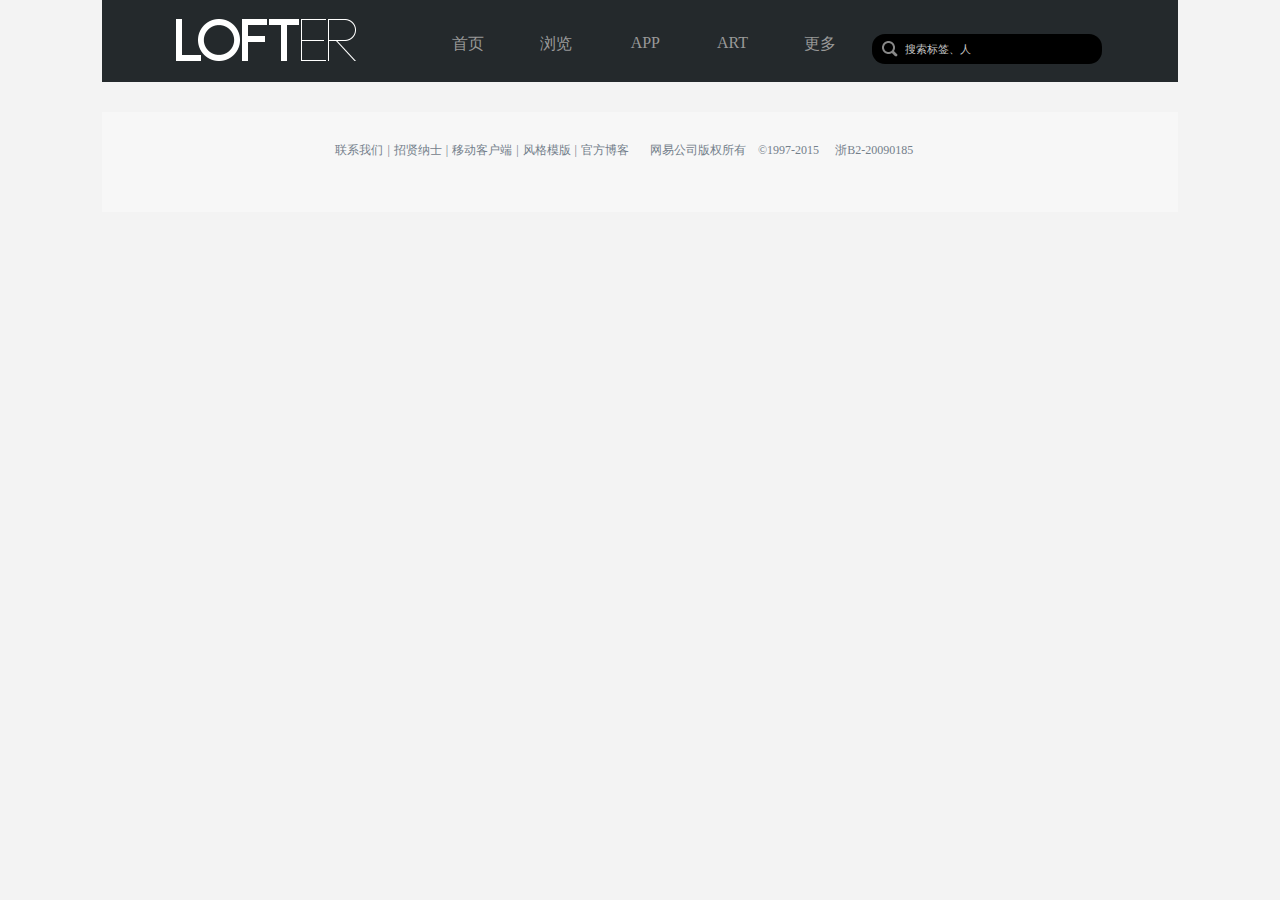
<file: moban.html>
<!DOCTYPE html>
<html lang="en">
<head>
	<meta charset="UTF-8">
	<title>LOFTER(乐乎) - 每个人的理想国</title>
	<script  type="text/javascript">
	</script>
	<script src="jQuery/jquery-2.1.1.min.js"></script>
	<script type="text/javascript">
		var jq = $.noConflict();
		jq(document).ready(function(){	
		});
	</script>
	<link rel="stylesheet" type="text/css" href="style/main.css" />
	<link rel="stylesheet" type="text/css" href="style/app.css" />
	<link rel="stylesheet" type="text/css" href="style/lofter.css" />
</head>
<body>
<div id="container">
	<div id="page_top">
		<a id="page_top_logo" href="#"></a>
		<div id="page_top_nav">
			<div id="top_nav_mid">
				<a id="top_nav_shouye" href="#">首页</a>
				<a id="top_nav_liulan" href="./liulan.html">浏览</a>
				<a id="top_nav_app" href="./app.html">APP</a>
				<a id="top_nav_art"href="./art.html">ART</a>
				<a id="top_nav_gengduo" href="#">更多</a>
			</div>
			<div id="nav_search">
				<form name="nav_sousuo" action="#">
					<a href="#"></a>
					<input type="text" value="搜索标签、人" />
				</form>
			</div>
		</div>
	</div>
	<div id="foot">
		<div id="foot_left">
			<a href="#" target="_blank">联系我们</a>
			<span>|</span>
			<a href="#" target="_blank">招贤纳士</a>
			<span>|</span>
			<a href="#" target="_blank">移动客户端</a>
			<span>|</span>
			<a href="#" target="_blank">风格模版</a>
			<span>|</span>
			<a href="#" target="_blank">官方博客</a>
		</div>
		<div id="foot_right">
			<span>网易公司版权所有　©1997-2015　</span>
			<a href="#" target="_blank">浙B2-20090185</a>
		</div>
	</div>
</div>
</body>

</html>
</file>
<file: stylesheets/stylesheet.css>
* {
  box-sizing: border-box; }

body {
  padding: 0;
  margin: 0;
  font-family: "Open Sans", "Helvetica Neue", Helvetica, Arial, sans-serif;
  font-size: 16px;
  line-height: 1.5;
  color: #606c71; }

a {
  color: #1e6bb8;
  text-decoration: none; }
  a:hover {
    text-decoration: underline; }

.btn {
  display: inline-block;
  margin-bottom: 1rem;
  color: rgba(255, 255, 255, 0.7);
  background-color: rgba(255, 255, 255, 0.08);
  border-color: rgba(255, 255, 255, 0.2);
  border-style: solid;
  border-width: 1px;
  border-radius: 0.3rem;
  transition: color 0.2s, background-color 0.2s, border-color 0.2s; }
  .btn + .btn {
    margin-left: 1rem; }

.btn:hover {
  color: rgba(255, 255, 255, 0.8);
  text-decoration: none;
  background-color: rgba(255, 255, 255, 0.2);
  border-color: rgba(255, 255, 255, 0.3); }

@media screen and (min-width: 64em) {
  .btn {
    padding: 0.75rem 1rem; } }

@media screen and (min-width: 42em) and (max-width: 64em) {
  .btn {
    padding: 0.6rem 0.9rem;
    font-size: 0.9rem; } }

@media screen and (max-width: 42em) {
  .btn {
    display: block;
    width: 100%;
    padding: 0.75rem;
    font-size: 0.9rem; }
    .btn + .btn {
      margin-top: 1rem;
      margin-left: 0; } }

.page-header {
  color: #fff;
  text-align: center;
  background-color: #159957;
  background-image: linear-gradient(120deg, #155799, #159957); }

@media screen and (min-width: 64em) {
  .page-header {
    padding: 5rem 6rem; } }

@media screen and (min-width: 42em) and (max-width: 64em) {
  .page-header {
    padding: 3rem 4rem; } }

@media screen and (max-width: 42em) {
  .page-header {
    padding: 2rem 1rem; } }

.project-name {
  margin-top: 0;
  margin-bottom: 0.1rem; }

@media screen and (min-width: 64em) {
  .project-name {
    font-size: 3.25rem; } }

@media screen and (min-width: 42em) and (max-width: 64em) {
  .project-name {
    font-size: 2.25rem; } }

@media screen and (max-width: 42em) {
  .project-name {
    font-size: 1.75rem; } }

.project-tagline {
  margin-bottom: 2rem;
  font-weight: normal;
  opacity: 0.7; }

@media screen and (min-width: 64em) {
  .project-tagline {
    font-size: 1.25rem; } }

@media screen and (min-width: 42em) and (max-width: 64em) {
  .project-tagline {
    font-size: 1.15rem; } }

@media screen and (max-width: 42em) {
  .project-tagline {
    font-size: 1rem; } }

.main-content :first-child {
  margin-top: 0; }
.main-content img {
  max-width: 100%; }
.main-content h1, .main-content h2, .main-content h3, .main-content h4, .main-content h5, .main-content h6 {
  margin-top: 2rem;
  margin-bottom: 1rem;
  font-weight: normal;
  color: #159957; }
.main-content p {
  margin-bottom: 1em; }
.main-content code {
  padding: 2px 4px;
  font-family: Consolas, "Liberation Mono", Menlo, Courier, monospace;
  font-size: 0.9rem;
  color: #383e41;
  background-color: #f3f6fa;
  border-radius: 0.3rem; }
.main-content pre {
  padding: 0.8rem;
  margin-top: 0;
  margin-bottom: 1rem;
  font: 1rem Consolas, "Liberation Mono", Menlo, Courier, monospace;
  color: #567482;
  word-wrap: normal;
  background-color: #f3f6fa;
  border: solid 1px #dce6f0;
  border-radius: 0.3rem; }
  .main-content pre > code {
    padding: 0;
    margin: 0;
    font-size: 0.9rem;
    color: #567482;
    word-break: normal;
    white-space: pre;
    background: transparent;
    border: 0; }
.main-content .highlight {
  margin-bottom: 1rem; }
  .main-content .highlight pre {
    margin-bottom: 0;
    word-break: normal; }
.main-content .highlight pre, .main-content pre {
  padding: 0.8rem;
  overflow: auto;
  font-size: 0.9rem;
  line-height: 1.45;
  border-radius: 0.3rem; }
.main-content pre code, .main-content pre tt {
  display: inline;
  max-width: initial;
  padding: 0;
  margin: 0;
  overflow: initial;
  line-height: inherit;
  word-wrap: normal;
  background-color: transparent;
  border: 0; }
  .main-content pre code:before, .main-content pre code:after, .main-content pre tt:before, .main-content pre tt:after {
    content: normal; }
.main-content ul, .main-content ol {
  margin-top: 0; }
.main-content blockquote {
  padding: 0 1rem;
  margin-left: 0;
  color: #819198;
  border-left: 0.3rem solid #dce6f0; }
  .main-content blockquote > :first-child {
    margin-top: 0; }
  .main-content blockquote > :last-child {
    margin-bottom: 0; }
.main-content table {
  display: block;
  width: 100%;
  overflow: auto;
  word-break: normal;
  word-break: keep-all; }
  .main-content table th {
    font-weight: bold; }
  .main-content table th, .main-content table td {
    padding: 0.5rem 1rem;
    border: 1px solid #e9ebec; }
.main-content dl {
  padding: 0; }
  .main-content dl dt {
    padding: 0;
    margin-top: 1rem;
    font-size: 1rem;
    font-weight: bold; }
  .main-content dl dd {
    padding: 0;
    margin-bottom: 1rem; }
.main-content hr {
  height: 2px;
  padding: 0;
  margin: 1rem 0;
  background-color: #eff0f1;
  border: 0; }

@media screen and (min-width: 64em) {
  .main-content {
    max-width: 64rem;
    padding: 2rem 6rem;
    margin: 0 auto;
    font-size: 1.1rem; } }

@media screen and (min-width: 42em) and (max-width: 64em) {
  .main-content {
    padding: 2rem 4rem;
    font-size: 1.1rem; } }

@media screen and (max-width: 42em) {
  .main-content {
    padding: 2rem 1rem;
    font-size: 1rem; } }

.site-footer {
  padding-top: 2rem;
  margin-top: 2rem;
  border-top: solid 1px #eff0f1; }

.site-footer-owner {
  display: block;
  font-weight: bold; }

.site-footer-credits {
  color: #819198; }

@media screen and (min-width: 64em) {
  .site-footer {
    font-size: 1rem; } }

@media screen and (min-width: 42em) and (max-width: 64em) {
  .site-footer {
    font-size: 1rem; } }

@media screen and (max-width: 42em) {
  .site-footer {
    font-size: 0.9rem; } }
</file>
<file: stylesheets/github-light.css>
/*
   Copyright 2014 GitHub Inc.

   Licensed under the Apache License, Version 2.0 (the "License");
   you may not use this file except in compliance with the License.
   You may obtain a copy of the License at

       http://www.apache.org/licenses/LICENSE-2.0

   Unless required by applicable law or agreed to in writing, software
   distributed under the License is distributed on an "AS IS" BASIS,
   WITHOUT WARRANTIES OR CONDITIONS OF ANY KIND, either express or implied.
   See the License for the specific language governing permissions and
   limitations under the License.

*/

.pl-c /* comment */ {
  color: #969896;
}

.pl-c1      /* constant, markup.raw, meta.diff.header, meta.module-reference, meta.property-name, support, support.constant, support.variable, variable.other.constant */,
.pl-s .pl-v /* string variable */ {
  color: #0086b3;
}

.pl-e  /* entity */,
.pl-en /* entity.name */ {
  color: #795da3;
}

.pl-s .pl-s1 /* string source */,
.pl-smi      /* storage.modifier.import, storage.modifier.package, storage.type.java, variable.other, variable.parameter.function */ {
  color: #333;
}

.pl-ent /* entity.name.tag */ {
  color: #63a35c;
}

.pl-k /* keyword, storage, storage.type */ {
  color: #a71d5d;
}

.pl-pds              /* punctuation.definition.string, string.regexp.character-class */,
.pl-s                /* string */,
.pl-s .pl-pse .pl-s1 /* string punctuation.section.embedded source */,
.pl-sr               /* string.regexp */,
.pl-sr .pl-cce       /* string.regexp constant.character.escape */,
.pl-sr .pl-sra       /* string.regexp string.regexp.arbitrary-repitition */,
.pl-sr .pl-sre       /* string.regexp source.ruby.embedded */ {
  color: #183691;
}

.pl-v /* variable */ {
  color: #ed6a43;
}

.pl-id /* invalid.deprecated */ {
  color: #b52a1d;
}

.pl-ii /* invalid.illegal */ {
  background-color: #b52a1d;
  color: #f8f8f8;
}

.pl-sr .pl-cce /* string.regexp constant.character.escape */ {
  color: #63a35c;
  font-weight: bold;
}

.pl-ml /* markup.list */ {
  color: #693a17;
}

.pl-mh        /* markup.heading */,
.pl-mh .pl-en /* markup.heading entity.name */,
.pl-ms        /* meta.separator */ {
  color: #1d3e81;
  font-weight: bold;
}

.pl-mq /* markup.quote */ {
  color: #008080;
}

.pl-mi /* markup.italic */ {
  color: #333;
  font-style: italic;
}

.pl-mb /* markup.bold */ {
  color: #333;
  font-weight: bold;
}

.pl-md /* markup.deleted, meta.diff.header.from-file */ {
  background-color: #ffecec;
  color: #bd2c00;
}

.pl-mi1 /* markup.inserted, meta.diff.header.to-file */ {
  background-color: #eaffea;
  color: #55a532;
}

.pl-mdr /* meta.diff.range */ {
  color: #795da3;
  font-weight: bold;
}

.pl-mo /* meta.output */ {
  color: #1d3e81;
}
</file>
<file: style/main.css>
*{
	margin: 0px;
	padding: 0px;
}
body{
	width: 100%;
	height: 100%
	text-align: center;
	font-family: "微软雅黑";
	font-size: 12px;
	color: #444;
	background-color: #f3f3f3;
}
#container{
	margin: 0px auto;
	width: 1076px;
	height: auto;
}
/*page_top顶部（模版）***********************************/
#page_top{
	width: 1076px;
	height: 82px;
	margin-bottom: 30px;
	background: transparent url("../images/body.png") repeat-x;
}
#page_top_logo{
	display: block;
	width: 220px;
	height: 44px;
	float: left;
	margin-top: 19px;
	margin-left: 74px;
	background: url(../images/logo.png) no-repeat scroll 0px 0px / 180px auto;
}
#page_top_nav{
	width: 706px;
	height: 82px;
	float: left;
	position: relative;
}
#top_nav_mid{
	width: 450px;
	height: 48px;
	float: left;
	margin-top: 34px;
	text-align: right;

}
#top_nav_mid a{
	display: block;
	width: 43px;
	height: 37px;
	float: left;
	text-decoration: none;
	font-size: 16px;
	margin-left: 45px;
	color: #999;
}
#top_nav_mid a:hover,a:active{
	color: #fff;

}
/******************************************************/
#top_nav_shouye{
	background-image:url(../images/hd.png);
	background-position: -113px -223px;
}
#page_top_nav a:hover,a:active{
	color: #fff;
}
#nav_search{
	float: right;
	width: 230px;
	height: 30px;
	background-color: #000;
	margin-top: 34px;
	border-radius: 13px;
}
#nav_search a{
	float: left;
	width: 20px;
	height: 30px;
	margin-left: 10px;
	margin-right: 3px;
	background:transparent url(../images/icon_index_0.png) no-repeat  0px -75px;
}
#nav_search input{
	background-color: #000;
	border: none;
	color: #c6c6c6;
	float: left;
	font-size: 11px;
	line-height: 30px;
}
/*page_top顶部（模版）结束***********************************/
/*page_main***********************************/
#page_main{
	width: 928px;
	height: 1418px;
	margin: 0 auto;
}
#page_left{
	width: 674px;
	height: 8418px;
	float: left;
}
#page_right{
	width: 230px;
	height: 977px;
	float: right;
}
/******************右边*************************/
#right_menu{
	width: 230px;
	height:176px;
	background-color: #d8d8d8;
	padding-top: 1px;
	margin-bottom: 20px;
	border-radius: 1px;
}
#right_menu a{
	display: block;
	color: #444;
	text-decoration: none;
	background-color: #f3f3f3;
	padding-left: 15px;
	border-radius: 1px;
		border-top: 1px solid #fff;
}
#right_menu a:hover,#right_menu a:active{
	background-color: #fff;
}
.icon_span{
	display: block;
	float: left;
	margin-top: 10px;
	background: url(../images/icon_index.png) no-repeat;
}
#user_left{
	width: 165px;
	height: 53px;
	margin-bottom: 4px;
	float: left;
}
#user_qiehuan{
	float: left;
	width: 54px;
	height: 53px;
	margin: -1px 1px 1px 2px;
	border-top: 1px solid #fff;
}
#qiehuan_a{
	display: block;
	width: 46px;
	height: 53px;
	background: url(../images/icon_index.png) no-repeat 25px -594px;
}
#menu_user{
	width: 149px;
	height: 53px;
	margin:-1px 1px 5px 2px;
	border-right: 1px groove #f3f3f3;
	margin-bottom: 5px;
}
#txt_zhanghu{
	display: block;
	width: 140px;
	height: 22px;
	padding-top: 8px;
	font-weight: bold;
	font-size: 14px;
}
#txt_email{
	display: block;
	width: 140px;
	height: 23px;
}
#menu_wenzhang{
	clear: both;
	height: 38px;
	line-height: 38px;
	margin:20px 2px 0px 2px;
	border-bottom: 1px groove #eee;
	font-size: 14px;
}
.menu_txt{
	background-color: #f00;
}
#wenzhang_count,#guanzhu_count{
	background-color: #f0f;
}
#menu_wenzhang span{
	width: 25px;
	height: 18px;
	background-position: 0px -1684px;
}
#menu_guanzhu{
	height: 38px;
	line-height: 38px;
	margin:0px 2px 4px 2px;
	font-size: 14px;
}
#menu_guanzhu span{
	width: 25px;
	height: 18px;
	background-position: 0px -288px;
}
#menu_setting{
	height: 33px;
	line-height: 33px;
	margin:0px 2px 3px;
}
#menu_setting span{
	width: 25px;
	height: 18px;
	background-position: 0px -1601px;
}
/*******************右边下面的内容****************/
#right_content a{
	display: block;
	color: #444;
	text-decoration: none;
	background-color: #e7e7e7;
}
#right_content a:hover,#right_content a:active{
	background-color: #fff;
}
#right_content{
	width: 230px;
	height: auto;
}
#right_zhuanti,#right_huati{
	width: 230px;
	height: auto;
	background-color: #fff;
	border-radius: 2px;
	margin-bottom: 20px;
	border:2px solid #ddd;
}
#right_zhuanti .con_img{
	height: 98px;
	background:url(../images/zhuanti.jpg);
}
#right_huati .con_img{
	width: 100px;
	height: 100px;
	float: left;
	margin-bottom: 10px;
	background-size: 100% 100%;
}
#con_01{
	margin-left: 10px;
	margin-right: 4px;
	background-image: url(../images/con_01.jpg);
}
#con_03{
	margin-left: 10px;
	margin-right: 4px;
	background-image: url(../images/con_02.jpg);
}
#con_02{
	margin-left: 4px;
	margin-right: 10px;
	background-image: url(../images/con_03.jpg);
}
#con_04{
	margin-left: 4px;
	margin-right: 10px;
	background-image: url(../images/con_04.jpg);
}
.con_other{
	clear: both;
	width: 190px;
	height: 32px;
	line-height: 32px;
	padding-left: 40px;
	background-color: #e0e0e0;
	background: url(../images/icon_index.png)  no-repeat 16px -3335px;
}
#text{
	width: 210px;
	height: 30px;	
	padding:10px;
	margin-bottom: 10px;
}
#text h3{
	font-weight: normal;
	font-size: 15px;
	margin-bottom: 3px;
}
#text span{
	font-size: 11px;
}
/*****************左边***********************/
#left_nav{
	width: 674px;
	height: 114px;
}
.nav_li{
	width: 140px;
	height: 110px;
	float: left;
	list-style-type: none;
	background-image: url(../images/nav.png);
	margin:1px 0px;
}
#left_nav a:hover,a:active{
	opacity: 0.6;
	color: #c6c6c6;
}
#nav_touxiang{
	width: 110px;
	height: 110px;
	background-position: 0px 0px;
}
#left_nav #nav_01{
	background-position: -110px 0px;	
}
#left_nav #nav_02{
	background-position: -250px 0px;	
}
#left_nav #nav_03{
	background-position: -390px 0px;	
}
#left_nav #nav_04{
	background-position: -530px 0px;	
}
/*****************left_content开始************************************/
/*****************left_content结束************************************/
/*page_main结束***********************************/
#page_gengduo{
	width: 220px;
	height: 285px;
	background-color: #121212;
	position: absolute;
	top: 100%;
	left: 46%;

}
#page_gengduo a{
	font-size: 12px;
	color: #aaa;
	text-decoration: none;
}
#page_gengduo a:hover,a:active{
	opacity: 0.3;
	color: #fff;
	background-color: #666;
}
.gengduo_a{
	margin-left: 15px;
	clear: both;
	display: block;
	width: 180px;
	height: 36px;
	line-height: 36px;
	padding-left: 25px;
}
#gengduo_01{
	background: url(../images/icon_index_0.png) no-repeat 0px -266px;
}
#gengduo_02{
	background: url(../images/icon_index_0.png) no-repeat 0px -306px;
}
#gengduo_03{
	background: url(../images/icon_index_0.png) no-repeat 0px -720px;
}
#gengduo_04{
	background: url(../images/icon_index_0.png) no-repeat 0px -346px;
}
#gengduo_05{
	background: url(../images/icon_index_0.png) no-repeat 0px -1024px;
}
#gengduo_06{
	background: url(../images/icon_index_0.png) no-repeat 0px -815px;
}
#gengduo_07{
	background: url(../images/icon_index_0.png) no-repeat 0px -388px;
}
#gengduo_08{
	background: url(../images/icon_index_0.png) no-repeat 0px -426px;
}
</file>
<file: style/app.css>
*{
	margin: 0px;
	padding: 0px;
}
#container{
	margin: 0 auto;
}
#app_main{
	width: 1076px;
	height: auto;
	padding: 0px 0px 20px;
}
.app_img{
	background: url(../images/heise_beijing.png);
}
#app_01{
	width: 930px;
	height: 550px;
	margin: 0 auto;
}
#app_left{
	width: 380px;
	height: 550px;
	float: left;
	background: transparent url(../images/app_01.png) no-repeat scroll left 145px;
}
#app_left a,#app_04 a{
	display: block;
	position: relative;
    	width: 156px;
    	height: 45px;
    	border-radius: 5px;
    	text-decoration: none;
    	color: #f00;
    	font-size: 20px;
}
#app_main a:hover,a:active{
	background-color: #ddd;
	opacity: 0.3;
}
.btn_01{
  	left: 210px;
 	top: 200px;
}
#app_04 .btn_01{
  	left: 375px;
 	top: 460px;
}
.btn_02{
  	left: 210px;
 	top: 220px;
}
#app_04 .btn_02{
  	left: 375px;
 	top: 483px;
}
.btn_03{
  	left: 210px;
 	top: 240px;
}
#app_04 .btn_03{
  	left: 375px;
 	top: 505px;
}
.btn_04{
	display: block;
	position: relative;
	width: 380px;
	height: 45px;
	font-size: 18px;
	letter-spacing: 3px;
	color: #fff;
  	left: 0px;
 	top: 283px;
 	border-radius: 45px;
}
#app_04 .btn_04{
	left: 160px;
 	top: 542px;
}
#app_right{
	width: 545px;
	height: 550px;
	float: right;
	margin: 0px -20px 0px 0px;
	background: transparent url(../images/app_02.png) no-repeat scroll center 65px;
}
#app_02{
	height: 800px;
	margin: 0 auto;
	background-color: #2e2e2e;
	background:transparent url(../images/app_03.png) no-repeat scroll center 75px;
}
#app_03{
	height: 800px;
	margin: 0 auto;
	background:transparent  url(../images/app_04.jpg) no-repeat scroll center 75px;
}
#app_04{
	width: 700px;
	height: 820px;
	margin: 0 auto;
	background-color: #2e2e2e;
	background:transparent  url(../images/app_05.png) no-repeat scroll center 75px;
}
</file>
<file: style/lofter.css>
*{
	margin: 0px;
	padding: 0px;
}
body{

	font-size: 12px;
	font-family: "微软雅黑";
	text-align: center;
}
#container{
	margin: 0 auto;
	width: 1076px;
}
/*第一部分-top********************************************/
#top{
	width: 1076px;
	height: 720px;
	margin-top: -35px;
	background-image: url(../images/bg_top01.jpg);
}
#top_kongbai{
	width: 1076px;
	height: 130px;
}
#top_logo{
	width: 426px;
	height: 126px;
	margin: 0px auto 60px;
	background-image: url(../images/btn.png);
}
#top_nav{
	width: 585px;
	height: 56px;
	margin: 0px auto;
	
}
.lianjie_class{
	font-size: 18px;
	color: rgb(196,196,196);
	background: url(../images/btn.png) ;
	list-style-type: none;
	float: left;
	width: 194.8px;
	height: 56px;
}
#zhuce{
	background-position: -1px -274px;
}
#denglu{
	background-position: -195px -274px;
}
#dwApp{
	background-position: -388px -274px;
}
#top_region,#top_zhuce{
	width: 525px;
	height: 166px;
	background-color: #fff;
	margin: 0px auto;
	padding: 30px;
	text-align: left;
}
.top_region_right a{
	display: block;
	margin-left: -54px;
	padding-left: 54px;
	border-radius: 2px;
	width: 107px;
	height: 40px;
}
.top_region_right a:hover,#top_region_right a:active{
	opacity: 0;
	background-color: #eee;
}
#top_dwApp{
	width: 444px;
	height: 164px;
	background-color: #fff;
	margin: 0px auto;
	padding: 40px 70px;
	text-align: left;
	font-size: 12px;
	display: none;
}
#top_dwApp_left{
	width: 219px;
	height: 160px;
	float: left;
}
#top_dwApp_left li{
	list-style-type: none;
	width: 219px;
	height: 60px;
	display: block;
}
#top_dwApp_left span{
	display: inline-block;
	width: 84px;
	height: 40px;
	float: left;
	line-height: 40px;
}
#top_dwApp_left a{
	text-decoration: none;
	width: 135px;
	line-height: 40px;
	display: inline-block;
	overflow: hidden;
	color: transparent;
	background-image:url(../images/btn.png);
}
#iPhone{
	background-position: -467px -587px;
}
#iPad{
	background-position: -467px -647px;
}
#Android{
	background-position: -467px -707px;
}
#top_dwApp_right{
	width: 164px;
	height: 164px;
	float: right;
	background-image: url(../images/erweima.png);
}
#top_zhuce{
	display: none;
}
.top_region_left{
	width: 300px;
	height: 156px;
	float: left;
}
.top_region_right{
	width: 161px;
	height: 156px;
	float: right;
}
.top_region_right a{
	text-decoration: none;
	color: #fff;
}
.text_input{
	width: 266px;
	height: 22px;
	padding: 9px 17px;
}
.btn_input{
	width: 300px;
	height: 40px;
	background: url(../images/btn.png) ;
	border: none;
	line-height: 40px;
	text-align: center;
	font-size: 18px;
	color: #fff;
}
#region_foot{
	width: 300px;
	height: 16px;
	margin-top: 10px;
}
.a_class{
	text-decoration: none;
	color: #000;
}
.region_right{
	font-size: 14px;
	background-image: url(../images/btn.png) ;
	background-repeat: no-repeat;
	list-style-type: none;
	float: left;
	line-height: 40px;
	width: 108px;
	height: 40px;
	padding-left:54px; 
	margin: 0px 0px 10px;
}
#top_sep{
	width: 64px;
	height: 100px;
	float: left;
	text-align: center;
	color: #aaa;
}
.sepln{
	display: block;
	height: 40px;
	width: 1px;
	margin: 0px auto;
	background: #E7E7E7 none repeat scroll 0% 0%;
}
.sepln span{
	text-align: center;
	display: block;
	width: 20px;
	height: 20px;
}
#wangjimima{
	float: right;
}
#btn_denglu{
	margin-top: 12px;
	background-position: -1px -461px;
}
#sinaweibo{
	background-position: -1px -600px;
}
#tengxunqq{
	background-position: -1px -651px;
}
#weixin{
	background-position: -213px -1191px;
}
#btn_zhuce{
	margin-top: 12px;
	background-position: -1px -461px;
}
#sinaweibo_zhuce{
	background-position: -1px -600px;
}
#tengxunqq_zhuce{
	background-position: -1px -651px;
}
#weixin_zhuce{
	background-position: -213px -1191px;
}
#top_footer {
	float: right;
	height: 38px;
	margin-top: 50px;
	line-height: 38px;
	padding-right: 76px;
}
#top_footer li{
	list-style-type: none;
	float: left;
	margin-right: 10px;
}
#top_footer a{
	color: #fff;
}
/*第一部分-top结束*******************************************/
/*第二部分-main*******************************************/
#main {
	width: 1076px;
	height: auto;
}
.m_m{
	width: 1076px;
	height: auto;
}
.title{
	width: 1076px;
	height: 112px;
}
.title h2{
	text-align: center;
	line-height: 112px;
	font-size: 46px;
	font-weight: normal;
}
.text{
	width: 1076px;
	height: 141px;
	font-size: 18px;
	line-height: 38px;
	text-align: center;
}
.text p{
	padding: 0px 0px 69px;
}
.image{
	text-align: center;
	height: auto;
}
img{
	margin: 0 auto 50px;
}
.content{
	width: 960px;
	height: 578px;
	margin: 0 auto;
}
#con_02,#con_04{
	width: 960px;
	height: 289px;
	margin: 0 auto;
}
#m_01{
	background-color: #fff;
}
#m_03{
	background-color: #fff;
}
#m_02{
	background-color: #f8f8f8;
}
#m_04{
	background-color: #f8f8f8;
}
.m_con{
	width: 420px;
	height: 229px;
	margin: 20px;
	float: left;
}
.m_con li{
	margin: 0 auto;
	width: 110px;
	height: 90px;
	list-style-type: none;
	background-image: url(../images/icon.png);
}
.m_con h3{
	font-size: 28px;
	font-weight: normal;
	line-height: 36px;
	margin: 25px 0px 18px;
}
.m_con p{
	font-size: 14px;
	line-height: 28px;
	text-align: left;
}
#icon01{
	background-position: 0px 0px;
}
#icon02{
	background-position: -110px 0px;
}
#icon03{
	background-position: -220px 0px;
}
#icon04{
	background-position: -330px 0px;
}
#icon05{
	background-position: -450px 0px;
}
#icon06{
	background-position: -550px 0px;
}
#icon07{
	background-position: -660px 0px;
}
#icon08{
	background-position: -770px 0px;
}
/*第二部分-main结束*******************************************/
/*第三部分-login*******************************************/
#login{
	width: 1076px;
	height: 356px;
	background-color: #fff;
}
#login_title{
	width: 1076px;
	height: 168px;
}
#login_title h2{
	font-size: 46px;
	font-weight: normal;
	padding:72px 0px 16px;
	letter-spacing: 2px;
	line-height: 56px;
}
.song{
	display: inline-block;
	width: 24px;
	height: 24px;
	background-image: url(../images/btn.png) ;
	background-position: -474px -824px;
}
#login_img span,#tanchu span{
	width: 184px;
	height: 24px;
	font-size: 18px;
	line-height: 40px;
	margin: 0px 5px 0px 10px;
}
#login_cont{
	width: 1076px;
	height: 146px;
	padding: 16px 0px 80px 12%;
}
#login_cont li{
	margin:0px 10px 0px 0px;
	list-style-type: none;
	float: left;
	width: 134px;
	height: 50px;
	padding:0px 0px 0px 66px;
	line-height: 50px;
	font-size: 18px;
	text-align: left;
	background-image: url(../images/btn.png);
}
#zhuce_youxiang{
	background-position: -1px -880px;
}
#zhuce_weibo{
	background-position: -211px -880px;
}		
#zhuce_qq{
	background-position: -421px -880px;
}
#zhuce_weixin{
	background-position: 0px -1190px;
}
/*第三部分-login结束*******************************************/
/*第四部分-foot*******************************************/
#foot{
	width: 1076px;
	height: 40px;
	background: #f7f7f7 none repeat scroll;
	padding: 30px 0px;
	color: #74808b;
}
#foot_left{
	width: 528px;
	height: 16px;
	float: left;
	text-align: right;
	padding-right: 10px;
}
#foot_right{
	width: 528px;
	height: 16px;
	float: right;
	padding-left: 10px;
	text-align: left;
}
#foot a{
	text-decoration: none;
	color: #74808b;
	text-align: center;
	padding: 0px 1px;
}
/*第四部分-foot结束*******************************************/
/*第五部分-tanchu*******************************************/
#tanchu{
	background-color: #fff;
	display: none;
	width: 956px;
	height: 40px;
	padding: 26px 60px;
	text-align: center;
	border-top: 1px solid #E6E6E6;
	position:fixed; 
	bottom:0; 
	left:auto;
}
#tanchu .song,#tanchu span{
	display: block;
	float: left;
}
#tanchu span{
	width: 204px;
}
#tanchu li{
	margin:0px 10px 0px 0px;
	list-style-type: none;
	float: left;
	width: 101px;
	height: 40px;
	padding:0px 0px 0px 60px;
	line-height: 40px;
	font-size: 14px;
	text-align: left;

	background-image: url(../images/btn.png);
	background-repeat: no-repeat;
}
#login_cont a,#tanchu a{
	text-decoration: none;
	color: #fff;
}
#tanchu_youxiang{
	background-position: -310px -461px;
}
#tanchu_weibo{
	background-position: -1px -601px;
}
#tanchu_qq{
	background-position: -1px -651px;
}
#tanchu_weixin{
	background-position: -213px -1191px;
}
/*第五部分-tanchu结束*******************************************/
</file>
<file: style/art.css>
*{
	padding: 0px;
	margin: 0px;
}
#container{
	width: 1076px;
	height: auto;
	margin: 0 auto;
}
/***********************************************/
#art_foot{
	width: 1076px;
	height: 40px;
	background: #fff none repeat scroll;
	padding: 30px 0px;
	color: #74808b;
	margin-top: 2px;
}
#art_foot_left{
	width: 528px;
	height: 16px;
	float: left;
	text-align: right;
	padding-right: 10px;
}
#art_foot_right{
	width: 528px;
	height: 16px;
	float: right;
	padding-left: 10px;
	text-align: left;
}
#art_foot a{
	text-decoration: none;
	color: #74808b;
	text-align: center;
	padding: 0px 1px;
}
/*********************************************/
#art_top{
	width: 1076px;
	height: 110px;
	background-color: #000;
}
.art_nav_mid{
	float: left;
	width: 230px;
	height: 32px;
}
.art_nav_right{
	width: 302px;
	height: 36px;
	float: right;
}
#art_nav_gouwuche{
	display: block;
	float: right;
	margin-right: 60px;
}
#gouwuche_num{
	display: block;
	float: right;
	width: 34px;
	height: 34px;
}
.art_nav{
	display: block;
	float: left;
	margin: 40px 0px 0px;
	width: 115px;
	height: 32px;
	color: #7F7F7F;
	font-size: 24px;
	text-decoration: none;
}
#art_top_nav a:hover,a:active{
	color: #fff;
}
#art_top_logo{
	margin: 20px 100px 0px 30px;
	display: block;
	float: left;
	width: 290px;
	height: 70px;
	background:transparent url(../images/art_logo.png) no-repeat;
}
/*******************第二部分*图片轮播************************/
.art_canv{
	width: 1076px;
	height: 568px;
	margin: 0px auto;
}
.art_canv_left{
	width: 430px;
	height: 435px;
	float: left;
	background-color: #f00;
}
.art_canv_right{
	width: 646px;
	height: 435px;
	float: left;
	background-size: 100% 100%;
	background-image: url(../images/canv_102.png);
}
/********************************************/
#art_main{
	width: 1076px;
	height: 1420px;
	margin:0 auto;
	
}
.art_main_div{
	width: 1016px;
	height: 760px;
	padding: 0px 30px;
	background-color: #fff;
	border-bottom: 1px solid #bbb;
}
.art_main_div_card{
	width: 1016px;
	height: 660px;
	padding: 0px 30px;
	background-color: #fff;
}
.art_main_title{
	width: 1016px;
	height: 97px;
	margin: 0 auto;
	line-height: 97px;
}
.art_main_title h1{
	font-size: 38px;
	color: #333;
	font-weight: normal;
}
.art_main_con{
	width: 1016px;
	height: 480px;
	margin: 0 auto;
	padding-left: 8px;
}
.art_other_a{
	display: block;
	width: 1016px;
	height: 50px;
	float: left;
	margin: 0 auto;
	text-decoration: none;
	background: #F6F6F6 none repeat scroll 0% 0%;
	font-size: 18px;
	color: #666;
	line-height: 50px;
	text-align: center;
}
.art_con{
	width: 239px;
	height: 218px;
	float: left;
	margin:0px 15px 15px 0px;
}
.art_main_con_kuanghua{
	width: 1016px;
	height: 568px;
	margin: 0 auto;
	padding-left: 8px;
}
.art_con_kuanghua{
	width: 239px;
	height: 279px;
	float: left;
	margin:0px 15px 15px 0px;
}
.art_con_img_kuanghua{
	display: block;
	width: 239px;
	height: 239px;
	background-size: 100% 100%;
}
#art_con_img_1{
	background-image: url(../images/art_con_img_1.jpg);
}
#art_con_img_2{
	background-image: url(../images/art_con_img_2.jpg);
}
#art_con_img_3{
	background-image: url(../images/art_con_img_3.jpg);
}
#art_con_img_4{
	background-image: url(../images/art_con_img_4.jpg);
}
#art_con_img_5{
	background-image: url(../images/art_con_img_5.jpg);
}
#art_con_img_6{
	background-image: url(../images/art_con_img_6.jpg);
}
#art_con_img_7{
	background-image: url(../images/art_con_img_7.jpg);
}
#art_con_img_8{
	background-image: url(../images/art_con_img_8.jpg);
}
.art_con_img{
	display: block;
	width: 239px;
	height: 170px;
	background-size: 100% 100%;
}
#art_con_img_01{
	background-image: url(../images/art_con_img_01.jpg);
}
#art_con_img_02{
	background-image: url(../images/art_con_img_02.jpg);
}
#art_con_img_03{
	background-image: url(../images/art_con_img_03.jpg);
}
#art_con_img_04{
	background-image: url(../images/art_con_img_04.jpg);
}
#art_con_img_05{
	background-image: url(../images/art_con_img_05.jpg);
}
#art_con_img_06{
	background-image: url(../images/art_con_img_06.jpg);
}
#art_con_img_07{
	background-image: url(../images/art_con_img_07.jpg);
}
#art_con_img_08{
	background-image: url(../images/art_con_img_08.jpg);
}
/*******************************************************************/
.art_con_zuopin {
	display: block;
	float: left;
	width: 120px;
	height: 40px;
	text-decoration: none;
	color: #444;
	text-align: left;
	line-height: 40px;
}
.art_con_author{
	display: block;
	float: left;
	width: 119px;
	height: 40px;
	text-decoration: none;
	color: #444;
	text-align: right;
	line-height: 40px;
}
</file>
<file: style/liulan.css>
#container{
	width: 1076px;
	margin: 0 auto;
	text-align: center;
}
#liulan_nav{
	margin: 20px auto;
	width: 926px;
	height: 92px;
	background-color: #fff;
}
#liulan_nav li{
	display: block;
	float: left;
	width: 184px;
	height: 90px;
	line-height: 90px;
	list-style-type: none;
}
#liulan_nav_liulan{
	border-bottom: 5px solid #9AC600;
	border-right: 1px solid #eee;
}
#liulan_nav_huati{
	border-right: 1px solid #eee;
}
#liulan_nav_biaoqian{
	border-right: 1px solid #eee;
}
#liulan_nav_daren{
	border-right: 1px solid #eee;
}
#liulan_nav_zhuanti{
	
}
#liulan_nav a{
	text-decoration: none;
	color: #000;
	font-size: 22px;
}
/****************/
#main_liulan{
	width: 926px;
	height: 485px;
	margin: 20px auto;
	background-color: #fff;
}
.con_huati_title{
	margin-top: 20px;
	margin-bottom: 15px;
	font-weight: normal;
}
.con_huati_num{
	color: #aaa;
	display: block;
	margin-bottom: 20px;
}
.huati_con_img{
	display: block;
	width: 110px;
	height: 110px;
	margin: 2px;
	float: left;
	background-color: #333;
}
#huati_img_101{
	margin-left:40px; 
	background-image: url(../images/huati_img_101.jpg);
}
#huati_img_102{
	
}
#huati_img_103{
	margin-left:40px; 
	background-image: url(../images/huati_img_103.jpg);
}
#huati_img_104{
	
}
#huati_img_201{
	margin-left:40px; 
	background-image: url(../images/huati_img_201.jpg);
}
#huati_img_202{
	background-image: url(../images/huati_img_202.jpg);
}
#huati_img_203{
	margin-left:40px; 
	background-image: url(../images/huati_img_203.jpg);
}
#huati_img_204{
	background-image: url(../images/huati_img_204.jpg);
}
#main_liulan a{
	text-decoration: none;
	color: #000;
}
#main_biaoqian{
	width: 926px;
	height: 526px;
	margin: 20px auto;
	background-color: #fff;
}
#main_daren{
	width: 926px;
	height: 623px;
	margin: 20px auto;
	background-color: #fff;
}
.con_top{
	width: 400px;
	height: 34px;
	margin: 0px auto;
	margin-bottom: 20px;
	background-color: #f00;
	
}
.con_img{
	width: 405px;
	height: 133px;
	margin: 0 auto;
}
.con_img_class{
	display: block;
	width: 133px;
	height: 133px;
	float: left;
	margin: 1px;
}
#con_img_101{
	background-image: url(../images/con_img_101.jpg);
	background-size: 100% 100%;
}
#con_img_102{
	background-image: url(../images/con_img_102.jpg);
	background-size: 100% 100%;
}
#con_img_103{
	background-image: url(../images/con_img_103.jpg);
	background-size: 100% 100%;
}
#con_img_201{
	background-image: url(../images/con_img_201.jpg);
	background-size: 100% 100%;
}
#con_img_202{
	background-image: url(../images/con_img_202.jpg);
	background-size: 100% 100%;
}
#con_img_203{
	background-image: url(../images/con_img_203.jpg);
	background-size: 100% 100%;
}
#con_img_301{
	background-image: url(../images/con_img_301.jpg);
	background-size: 100% 100%;
}
#con_img_302{
	background-image: url(../images/con_img_302.jpg);
	background-size: 100% 100%;
}
#con_img_303{
	background-image: url(../images/con_img_303.jpg);
	background-size: 100% 100%;
}
#con_img_401{
	background-image: url(../images/con_img_401.jpg);
	background-size: 100% 100%;
}
#con_img_402{
	background-image: url(../images/con_img_402.jpg);
	background-size: 100% 100%;
}
#con_img_403{
	background-image: url(../images/con_img_403.jpg);
	background-size: 100% 100%;
}
#main_zhuanti{
	width: 926px;
	height: 524px;
	margin: 20px auto;
	background-color: #fff;
}
#main_biaoqian .main_content{
	padding: 28px;
	width: 870px;
	height: 346px;
}
#main_daren .main_content{
	width: 926px;
	height: 460px;
}
#main_zhuanti .main_content{
	width: 911px;
	height: 385px;
	padding-top: 15px;
	padding-left: 15px;
}
.main_title{
	width: 926px;
	height: 59px;
	line-height: 59px;
	border-bottom: 1px solid #ccc;
}
.main_title h1{
	letter-spacing: 5px;
	font-size: 22px;
}
.main_content{
	width: 926px;
	height: 362px;
	border-bottom: 1px solid #ccc;	
}
.main_con_huati{
	width: 306px;
	height: 362px;
	float: left;
}
.main_con_biaoqian{
	display: block;
	width: 164px;
	height: 164px;
	float: left;
	margin:5px;
	background-color: #f3f3f3;
}
.main_con_daren{
	width: 430px;
	height: 202px;
	padding: 16px;
	float: left;
}
.main_con_zhuanti{
	display: block;
	width: 268px;
	height: 155px;
	margin: 15px;
	float: left;
}
.main_content a:hover, a:active{
	opacity: 0.6;
	background-color: #33f;
}
#zhuanti_con_01{
	background-image: url(../images/zhuanti_01.jpg);
}
#zhuanti_con_02{
	background-image: url(../images/zhuanti_02.jpg);
}
#zhuanti_con_03{
	background-image: url(../images/zhuanti_03.jpg);
}
#zhuanti_con_04{
	background-image: url(../images/zhuanti_04.jpg);
}
#zhuanti_con_05{
	background-image: url(../images/zhuanti_05.jpg);	
}
#zhuanti_con_06{
	background-image: url(../images/zhuanti_06.jpg);
}
#daren_con_01{
	border-right: 1px solid #ccc;
	border-bottom: 1px solid #ccc;
}
#daren_con_02{
	border-bottom: 1px solid #ccc;
}
#daren_con_03{
	border-right: 1px solid #ccc;
}
#daren_con_04{
	
}
#huati_con_01{
	border-right: 1px solid #ccc;
}
#huati_con_02{
	border-right: 1px solid #ccc;
}
#huati_con_03{

}
#biaoqian_con_01{
	background-image: url(../images/biaoqian_01.jpg);
}
#biaoqian_con_02{
	background-image: url(../images/biaoqian_02.jpg);
}
#biaoqian_con_03{
	background-image: url(../images/biaoqian_03.jpg);
}
#biaoqian_con_04{
	background-image: url(../images/biaoqian_04.jpg);
}
#biaoqian_con_05{
	background-image: url(../images/biaoqian_05.jpg);
}
#biaoqian_con_06{
	background-image: url(../images/biaoqian_06.jpg);
}
#biaoqian_con_07{
	background-image: url(../images/biaoqian_07.jpg);
}
#biaoqian_con_08{
	background-image: url(../images/biaoqian_08.jpg);
}
#biaoqian_con_09{
	background-image: url(../images/biaoqian_09.jpg);
}
#biaoqian_con_10{
	background-image: url(../images/biaoqian_10.jpg);
}
.main_other{
	float: left;
	width: 926px;
	height: 60px;
}
.main_other a{
	display: block;
	width: 926px;
	height: 60px;
	line-height: 60px;
	text-decoration: none;
	font-size: 14px;
	color: #666;
}
/***************/
/***********************************************/
#liulan_main{
	width: 1076px;
}
</file>
